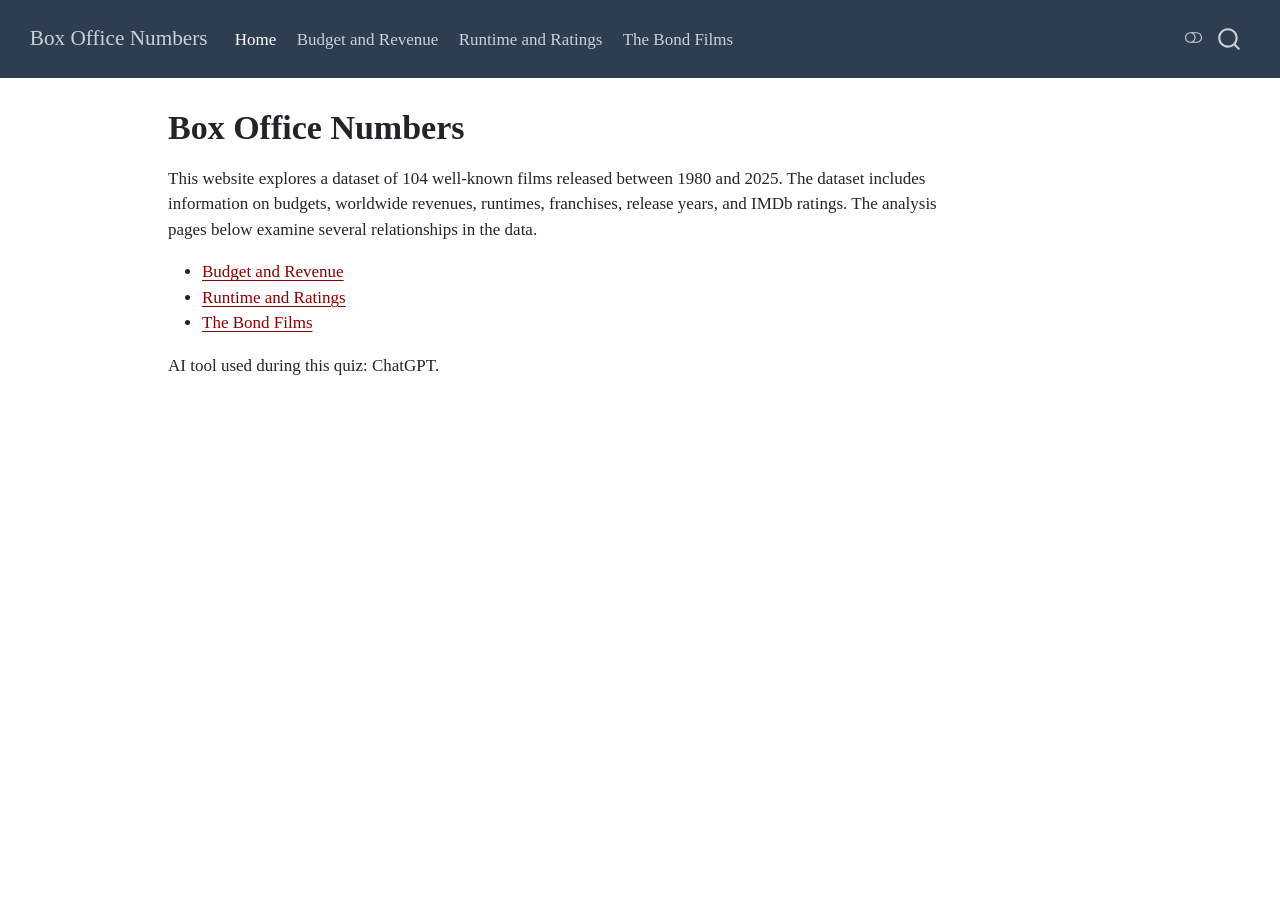
<file: index.html>
<!DOCTYPE html>
<html xmlns="http://www.w3.org/1999/xhtml" lang="en" xml:lang="en"><head>

<meta charset="utf-8">
<meta name="generator" content="quarto-1.10.19">

<meta name="viewport" content="width=device-width, initial-scale=1.0, user-scalable=yes">


<title>Box Office Numbers</title>
<style>
/* Default styles provided by pandoc.
** See https://pandoc.org/MANUAL.html#variables-for-html for config info.
*/
span.smallcaps{font-variant: small-caps;}
div.columns{display: flex; gap: 1.5em;}
div.column{flex: auto;}
@media screen {
div.columns{gap: min(4vw, 1.5em);}
div.column{overflow-x: auto;}
}
div.hanging-indent{margin-left: 1.5em; text-indent: -1.5em;}
ul.task-list{list-style: none;}
ul.task-list li input[type="checkbox"] {
  width: 0.8em;
  margin: 0 0.8em 0.2em -1em; /* quarto-specific, see https://github.com/quarto-dev/quarto-cli/issues/4556 */ 
  vertical-align: middle;
}
</style>


<script src="site_libs/quarto-nav/quarto-nav.js"></script>
<script src="site_libs/quarto-nav/headroom.min.js"></script>
<script src="site_libs/clipboard/clipboard.min.js"></script>
<script src="site_libs/quarto-search/autocomplete.umd.js"></script>
<script src="site_libs/quarto-search/fuse.min.js"></script>
<script src="site_libs/quarto-search/quarto-search.js"></script>
<meta name="quarto:offset" content="./">
<script src="site_libs/quarto-html/quarto.js" type="module"></script>
<script src="site_libs/quarto-html/tabsets/tabsets.js" type="module"></script>
<script src="site_libs/quarto-html/popper.min.js"></script>
<script src="site_libs/quarto-html/tippy.umd.min.js"></script>
<script src="site_libs/quarto-html/anchor.min.js"></script>
<link href="site_libs/quarto-html/tippy.css" rel="stylesheet">
<link href="site_libs/quarto-html/quarto-syntax-highlighting-bf27225e3a48a9273f3daa8f8e829971.css" rel="stylesheet" class="quarto-color-scheme" id="quarto-text-highlighting-styles">
<link href="site_libs/quarto-html/quarto-syntax-highlighting-dark-b626d73c4c936ccc3cb08be7d45d1df6.css" rel="stylesheet" class="quarto-color-scheme quarto-color-alternate" id="quarto-text-highlighting-styles">
<link href="site_libs/quarto-html/quarto-syntax-highlighting-bf27225e3a48a9273f3daa8f8e829971.css" rel="stylesheet" class="quarto-color-scheme-extra" id="quarto-text-highlighting-styles">
<script src="site_libs/bootstrap/bootstrap.min.js"></script>
<link href="site_libs/bootstrap/bootstrap-icons.css" rel="stylesheet">
<link href="site_libs/bootstrap/bootstrap-9d96f532d65220ca877c0304385df42f.min.css" rel="stylesheet" append-hash="true" class="quarto-color-scheme" id="quarto-bootstrap" data-mode="light">
<link href="site_libs/bootstrap/bootstrap-dark-df07115ad9f15e2ef3479c789e6873c8.min.css" rel="stylesheet" append-hash="true" class="quarto-color-scheme quarto-color-alternate" id="quarto-bootstrap" data-mode="dark">
<link href="site_libs/bootstrap/bootstrap-9d96f532d65220ca877c0304385df42f.min.css" rel="stylesheet" append-hash="true" class="quarto-color-scheme-extra" id="quarto-bootstrap" data-mode="light">
<script id="quarto-search-options" type="application/json">{
  "location": "navbar",
  "copy-button": false,
  "collapse-after": 3,
  "panel-placement": "end",
  "type": "overlay",
  "limit": 50,
  "keyboard-shortcut": [
    "f",
    "/",
    "s"
  ],
  "show-item-context": false,
  "language": {
    "search-no-results-text": "No results",
    "search-matching-documents-text": "matching documents",
    "search-copy-link-title": "Copy link to search",
    "search-hide-matches-text": "Hide additional matches",
    "search-more-match-text": "more match in this document",
    "search-more-matches-text": "more matches in this document",
    "search-clear-button-title": "Clear",
    "search-text-placeholder": "",
    "search-detached-cancel-button-title": "Cancel",
    "search-submit-button-title": "Submit",
    "search-label": "Search"
  }
}</script>


<link rel="stylesheet" href="styles.css">
</head>

<body class="nav-fixed quarto-light"><script id="quarto-html-before-body" type="application/javascript">
    const toggleBodyColorMode = (bsSheetEl) => {
      const mode = bsSheetEl.getAttribute("data-mode");
      const bodyEl = window.document.querySelector("body");
      if (mode === "dark") {
        bodyEl.classList.add("quarto-dark");
        bodyEl.classList.remove("quarto-light");
      } else {
        bodyEl.classList.add("quarto-light");
        bodyEl.classList.remove("quarto-dark");
      }
    }
    const toggleBodyColorPrimary = () => {
      const bsSheetEl = window.document.querySelector("link#quarto-bootstrap:not([rel=disabled-stylesheet])");
      if (bsSheetEl) {
        toggleBodyColorMode(bsSheetEl);
      }
    }
    const setColorSchemeToggle = (alternate) => {
      const toggles = window.document.querySelectorAll('.quarto-color-scheme-toggle');
      for (let i=0; i < toggles.length; i++) {
        const toggle = toggles[i];
        if (toggle) {
          if (alternate) {
            toggle.classList.add("alternate");
          } else {
            toggle.classList.remove("alternate");
          }
        }
      }
    };
    const toggleColorMode = (alternate) => {
      // Switch the stylesheets
      const primaryStylesheets = window.document.querySelectorAll('link.quarto-color-scheme:not(.quarto-color-alternate)');
      const alternateStylesheets = window.document.querySelectorAll('link.quarto-color-scheme.quarto-color-alternate');
      manageTransitions('#quarto-margin-sidebar .nav-link', false);
      if (alternate) {
        // note: dark is layered on light, we don't disable primary!
        enableStylesheet(alternateStylesheets);
        for (const sheetNode of alternateStylesheets) {
          if (sheetNode.id === "quarto-bootstrap") {
            toggleBodyColorMode(sheetNode);
          }
        }
      } else {
        disableStylesheet(alternateStylesheets);
        enableStylesheet(primaryStylesheets)
        toggleBodyColorPrimary();
      }
      manageTransitions('#quarto-margin-sidebar .nav-link', true);
      // Switch the toggles
      setColorSchemeToggle(alternate)
      // Hack to workaround the fact that safari doesn't
      // properly recolor the scrollbar when toggling (#1455)
      if (navigator.userAgent.indexOf('Safari') > 0 && navigator.userAgent.indexOf('Chrome') == -1) {
        manageTransitions("body", false);
        window.scrollTo(0, 1);
        setTimeout(() => {
          window.scrollTo(0, 0);
          manageTransitions("body", true);
        }, 40);
      }
    }
    const disableStylesheet = (stylesheets) => {
      for (let i=0; i < stylesheets.length; i++) {
        const stylesheet = stylesheets[i];
        stylesheet.rel = 'disabled-stylesheet';
      }
    }
    const enableStylesheet = (stylesheets) => {
      for (let i=0; i < stylesheets.length; i++) {
        const stylesheet = stylesheets[i];
        if(stylesheet.rel !== 'stylesheet') { // for Chrome, which will still FOUC without this check
          stylesheet.rel = 'stylesheet';
        }
      }
    }
    const manageTransitions = (selector, allowTransitions) => {
      const els = window.document.querySelectorAll(selector);
      for (let i=0; i < els.length; i++) {
        const el = els[i];
        if (allowTransitions) {
          el.classList.remove('notransition');
        } else {
          el.classList.add('notransition');
        }
      }
    }
    const isFileUrl = () => {
      return window.location.protocol === 'file:';
    }
    const hasAlternateSentinel = () => {
      let styleSentinel = getColorSchemeSentinel();
      if (styleSentinel !== null) {
        return styleSentinel === "alternate";
      } else {
        return false;
      }
    }
    const setStyleSentinel = (alternate) => {
      const value = alternate ? "alternate" : "default";
      if (!isFileUrl()) {
        window.localStorage.setItem("quarto-color-scheme", value);
      } else {
        localAlternateSentinel = value;
      }
    }
    const getColorSchemeSentinel = () => {
      if (!isFileUrl()) {
        const storageValue = window.localStorage.getItem("quarto-color-scheme");
        return storageValue != null ? storageValue : localAlternateSentinel;
      } else {
        return localAlternateSentinel;
      }
    }
    const toggleGiscusIfUsed = (isAlternate, darkModeDefault) => {
      const baseTheme = document.querySelector('#giscus-base-theme')?.value ?? 'light';
      const alternateTheme = document.querySelector('#giscus-alt-theme')?.value ?? 'dark';
      let newTheme = '';
      if(authorPrefersDark) {
        newTheme = isAlternate ? baseTheme : alternateTheme;
      } else {
        newTheme = isAlternate ? alternateTheme : baseTheme;
      }
      const changeGiscusTheme = () => {
        // From: https://github.com/giscus/giscus/issues/336
        const sendMessage = (message) => {
          const iframe = document.querySelector('iframe.giscus-frame');
          if (!iframe) return;
          iframe.contentWindow.postMessage({ giscus: message }, 'https://giscus.app');
        }
        sendMessage({
          setConfig: {
            theme: newTheme
          }
        });
      }
      const isGiscussLoaded = window.document.querySelector('iframe.giscus-frame') !== null;
      if (isGiscussLoaded) {
        changeGiscusTheme();
      }
    };
    const authorPrefersDark = false;
    const darkModeDefault = authorPrefersDark;
      document.querySelector('link#quarto-text-highlighting-styles.quarto-color-scheme-extra').rel = 'disabled-stylesheet';
      document.querySelector('link#quarto-bootstrap.quarto-color-scheme-extra').rel = 'disabled-stylesheet';
    let localAlternateSentinel = darkModeDefault ? 'alternate' : 'default';
    // Dark / light mode switch
    window.quartoToggleColorScheme = () => {
      // Read the current dark / light value
      let toAlternate = !hasAlternateSentinel();
      toggleColorMode(toAlternate);
      setStyleSentinel(toAlternate);
      toggleGiscusIfUsed(toAlternate, darkModeDefault);
      window.dispatchEvent(new Event('resize'));
    };
    // Switch to dark mode if need be
    if (hasAlternateSentinel()) {
      toggleColorMode(true);
    } else {
      toggleColorMode(false);
    }
  </script>

<div id="quarto-search-results"></div>
  <header id="quarto-header" class="headroom fixed-top">
    <nav class="navbar navbar-expand-lg " data-bs-theme="dark">
      <div class="navbar-container container-fluid">
      <div class="navbar-brand-container mx-auto">
    <a class="navbar-brand" href="./index.html">
    <span class="navbar-title">Box Office Numbers</span>
    </a>
  </div>
            <div id="quarto-search" class="" title="Search"></div>
          <button class="navbar-toggler" type="button" data-bs-toggle="collapse" data-bs-target="#navbarCollapse" aria-controls="navbarCollapse" role="menu" aria-expanded="false" aria-label="Toggle navigation" onclick="if (window.quartoToggleHeadroom) { window.quartoToggleHeadroom(); }">
  <span class="navbar-toggler-icon"></span>
</button>
          <div class="collapse navbar-collapse" id="navbarCollapse">
            <ul class="navbar-nav navbar-nav-scroll me-auto">
  <li class="nav-item">
    <a class="nav-link active" href="./index.html" aria-current="page"> 
<span class="menu-text">Home</span></a>
  </li>  
  <li class="nav-item">
    <a class="nav-link" href="./budget-revenue.html"> 
<span class="menu-text">Budget and Revenue</span></a>
  </li>  
  <li class="nav-item">
    <a class="nav-link" href="./runtime-rating.html"> 
<span class="menu-text">Runtime and Ratings</span></a>
  </li>  
  <li class="nav-item">
    <a class="nav-link" href="./bond.html"> 
<span class="menu-text">The Bond Films</span></a>
  </li>  
</ul>
          </div> <!-- /navcollapse -->
            <div class="quarto-navbar-tools">
  <a href="" class="quarto-color-scheme-toggle quarto-navigation-tool  px-1" onclick="window.quartoToggleColorScheme(); return false;" title="Toggle dark mode"><i class="bi"></i></a>
</div>
      </div> <!-- /container-fluid -->
    </nav>
</header>
<!-- content -->
<div id="quarto-content" class="quarto-container page-columns page-rows-contents page-layout-article page-navbar">
<!-- sidebar -->
<!-- margin-sidebar -->
    <div id="quarto-margin-sidebar" class="sidebar margin-sidebar zindex-bottom">
        
    </div>
<!-- main -->
<main class="content" id="quarto-document-content">


<header id="title-block-header" class="quarto-title-block default">
<div class="quarto-title">
<h1 class="title">Box Office Numbers</h1>
</div>



<div class="quarto-title-meta">

    
  
    
  </div>
  


</header>


<p>This website explores a dataset of 104 well-known films released between 1980 and 2025. The dataset includes information on budgets, worldwide revenues, runtimes, franchises, release years, and IMDb ratings. The analysis pages below examine several relationships in the data.</p>
<ul>
<li><a href="./budget-revenue.html">Budget and Revenue</a></li>
<li><a href="./runtime-rating.html">Runtime and Ratings</a></li>
<li><a href="./bond.html">The Bond Films</a></li>
</ul>
<p>AI tool used during this quiz: ChatGPT.</p>



</main> <!-- /main -->
<script id="quarto-html-after-body" type="application/javascript">
  window.document.addEventListener("DOMContentLoaded", function (event) {
    // Ensure there is a toggle, if there isn't float one in the top right
    if (window.document.querySelector('.quarto-color-scheme-toggle') === null) {
      const a = window.document.createElement('a');
      a.classList.add('top-right');
      a.classList.add('quarto-color-scheme-toggle');
      a.href = "";
      a.onclick = function() { try { window.quartoToggleColorScheme(); } catch {} return false; };
      const i = window.document.createElement("i");
      i.classList.add('bi');
      a.appendChild(i);
      window.document.body.appendChild(a);
    }
    setColorSchemeToggle(hasAlternateSentinel())
    const icon = "";
    const anchorJS = new window.AnchorJS();
    anchorJS.options = {
      placement: 'right',
      icon: icon
    };
    anchorJS.add('.anchored');
    const isCodeAnnotation = (el) => {
      for (const clz of el.classList) {
        if (clz.startsWith('code-annotation-')) {                     
          return true;
        }
      }
      return false;
    }
    const onCopySuccess = function(e) {
      // button target
      const button = e.trigger;
      // don't keep focus
      button.blur();
      // flash "checked"
      button.classList.add('code-copy-button-checked');
      var currentTitle = button.getAttribute("title");
      button.setAttribute("title", "Copied!");
      let tooltip;
      if (window.bootstrap) {
        button.setAttribute("data-bs-toggle", "tooltip");
        button.setAttribute("data-bs-placement", "left");
        button.setAttribute("data-bs-title", "Copied!");
        tooltip = new bootstrap.Tooltip(button, 
          { trigger: "manual", 
            customClass: "code-copy-button-tooltip",
            offset: [0, -8]});
        tooltip.show();    
      }
      setTimeout(function() {
        if (tooltip) {
          tooltip.hide();
          button.removeAttribute("data-bs-title");
          button.removeAttribute("data-bs-toggle");
          button.removeAttribute("data-bs-placement");
        }
        button.setAttribute("title", currentTitle);
        button.classList.remove('code-copy-button-checked');
      }, 1000);
      // clear code selection
      e.clearSelection();
    }
    const getTextToCopy = function(trigger) {
      const outerScaffold = trigger.parentElement.cloneNode(true);
      const codeEl = outerScaffold.querySelector('code');
      for (const childEl of codeEl.children) {
        if (isCodeAnnotation(childEl)) {
          childEl.remove();
        }
      }
      return codeEl.innerText;
    }
    const clipboard = new window.ClipboardJS('.code-copy-button:not([data-in-quarto-modal])', {
      text: getTextToCopy
    });
    clipboard.on('success', onCopySuccess);
    if (window.document.getElementById('quarto-embedded-source-code-modal')) {
      const clipboardModal = new window.ClipboardJS('.code-copy-button[data-in-quarto-modal]', {
        text: getTextToCopy,
        container: window.document.getElementById('quarto-embedded-source-code-modal')
      });
      clipboardModal.on('success', onCopySuccess);
    }
      var localhostRegex = new RegExp(/^(?:http|https):\/\/localhost\:?[0-9]*\//);
      var mailtoRegex = new RegExp(/^mailto:/);
        var filterRegex = new RegExp("https:\/\/sylviehu459\.github\.io\/datasci350-quiz02\/");
      var isInternal = (href) => {
          return filterRegex.test(href) || localhostRegex.test(href) || mailtoRegex.test(href);
      }
      // Inspect non-navigation links and adorn them if external
     var links = window.document.querySelectorAll('a[href]:not(.nav-link):not(.navbar-brand):not(.toc-action):not(.sidebar-link):not(.sidebar-item-toggle):not(.pagination-link):not(.no-external):not([aria-hidden]):not(.dropdown-item):not(.quarto-navigation-tool):not(.about-link)');
      for (var i=0; i<links.length; i++) {
        const link = links[i];
        if (!isInternal(link.href)) {
          // undo the damage that might have been done by quarto-nav.js in the case of
          // links that we want to consider external
          if (link.dataset.originalHref !== undefined) {
            link.href = link.dataset.originalHref;
          }
        }
      }
    function tippyHover(el, contentFn, onTriggerFn, onUntriggerFn) {
      const config = {
        allowHTML: true,
        maxWidth: 500,
        delay: 100,
        arrow: false,
        appendTo: function(el) {
            return el.parentElement;
        },
        interactive: true,
        interactiveBorder: 10,
        theme: 'quarto',
        placement: 'bottom-start',
      };
      if (contentFn) {
        config.content = contentFn;
      }
      if (onTriggerFn) {
        config.onTrigger = onTriggerFn;
      }
      if (onUntriggerFn) {
        config.onUntrigger = onUntriggerFn;
      }
      window.tippy(el, config); 
    }
    const noterefs = window.document.querySelectorAll('a[role="doc-noteref"]');
    for (var i=0; i<noterefs.length; i++) {
      const ref = noterefs[i];
      tippyHover(ref, function() {
        // use id or data attribute instead here
        let href = ref.getAttribute('data-footnote-href') || ref.getAttribute('href');
        try { href = new URL(href).hash; } catch {}
        const id = href.replace(/^#\/?/, "");
        const note = window.document.getElementById(id);
        if (note) {
          return note.innerHTML;
        } else {
          return "";
        }
      });
    }
    const xrefs = window.document.querySelectorAll('a.quarto-xref');
    const processXRef = (id, note) => {
      // Strip column container classes
      const stripColumnClz = (el) => {
        el.classList.remove("page-full", "page-columns");
        if (el.children) {
          for (const child of el.children) {
            stripColumnClz(child);
          }
        }
      }
      stripColumnClz(note)
      if (id === null || id.startsWith('sec-')) {
        // Special case sections, only their first couple elements
        const container = document.createElement("div");
        if (note.children && note.children.length > 2) {
          container.appendChild(note.children[0].cloneNode(true));
          for (let i = 1; i < note.children.length; i++) {
            const child = note.children[i];
            if (child.tagName === "P" && child.innerText === "") {
              continue;
            } else {
              container.appendChild(child.cloneNode(true));
              break;
            }
          }
          if (window.Quarto?.typesetMath) {
            window.Quarto.typesetMath(container);
          }
          return container.innerHTML
        } else {
          if (window.Quarto?.typesetMath) {
            window.Quarto.typesetMath(note);
          }
          return note.innerHTML;
        }
      } else {
        // Remove any anchor links if they are present
        const anchorLink = note.querySelector('a.anchorjs-link');
        if (anchorLink) {
          anchorLink.remove();
        }
        if (window.Quarto?.typesetMath) {
          window.Quarto.typesetMath(note);
        }
        if (note.classList.contains("callout")) {
          return note.outerHTML;
        } else {
          return note.innerHTML;
        }
      }
    }
    for (var i=0; i<xrefs.length; i++) {
      const xref = xrefs[i];
      tippyHover(xref, undefined, function(instance) {
        instance.disable();
        let url = xref.getAttribute('href');
        let hash = undefined; 
        if (url.startsWith('#')) {
          hash = url;
        } else {
          try { hash = new URL(url).hash; } catch {}
        }
        if (hash) {
          const id = hash.replace(/^#\/?/, "");
          const note = window.document.getElementById(id);
          if (note !== null) {
            try {
              const html = processXRef(id, note.cloneNode(true));
              instance.setContent(html);
            } finally {
              instance.enable();
              instance.show();
            }
          } else {
            // See if we can fetch this
            fetch(url.split('#')[0])
            .then(res => res.text())
            .then(html => {
              const parser = new DOMParser();
              const htmlDoc = parser.parseFromString(html, "text/html");
              const note = htmlDoc.getElementById(id);
              if (note !== null) {
                const html = processXRef(id, note);
                instance.setContent(html);
              } 
            }).finally(() => {
              instance.enable();
              instance.show();
            });
          }
        } else {
          // See if we can fetch a full url (with no hash to target)
          // This is a special case and we should probably do some content thinning / targeting
          fetch(url)
          .then(res => res.text())
          .then(html => {
            const parser = new DOMParser();
            const htmlDoc = parser.parseFromString(html, "text/html");
            const note = htmlDoc.querySelector('main.content');
            if (note !== null) {
              // This should only happen for chapter cross references
              // (since there is no id in the URL)
              // remove the first header
              if (note.children.length > 0 && note.children[0].tagName === "HEADER") {
                note.children[0].remove();
              }
              const html = processXRef(null, note);
              instance.setContent(html);
            } 
          }).finally(() => {
            instance.enable();
            instance.show();
          });
        }
      }, function(instance) {
      });
    }
        let selectedAnnoteEl;
        const selectorForAnnotation = ( cell, annotation) => {
          let cellAttr = 'data-code-cell="' + cell + '"';
          let lineAttr = 'data-code-annotation="' +  annotation + '"';
          const selector = 'span[' + cellAttr + '][' + lineAttr + ']';
          return selector;
        }
        const selectCodeLines = (annoteEl) => {
          const doc = window.document;
          const targetCell = annoteEl.getAttribute("data-target-cell");
          const targetAnnotation = annoteEl.getAttribute("data-target-annotation");
          const annoteSpan = window.document.querySelector(selectorForAnnotation(targetCell, targetAnnotation));
          const lines = annoteSpan.getAttribute("data-code-lines").split(",");
          const lineIds = lines.map((line) => {
            return targetCell + "-" + line;
          })
          let top = null;
          let height = null;
          let parent = null;
          if (lineIds.length > 0) {
              //compute the position of the single el (top and bottom and make a div)
              const el = window.document.getElementById(lineIds[0]);
              top = el.offsetTop;
              height = el.offsetHeight;
              parent = el.parentElement.parentElement;
            if (lineIds.length > 1) {
              const lastEl = window.document.getElementById(lineIds[lineIds.length - 1]);
              const bottom = lastEl.offsetTop + lastEl.offsetHeight;
              height = bottom - top;
            }
            if (top !== null && height !== null && parent !== null) {
              // cook up a div (if necessary) and position it 
              let div = window.document.getElementById("code-annotation-line-highlight");
              if (div === null) {
                div = window.document.createElement("div");
                div.setAttribute("id", "code-annotation-line-highlight");
                div.style.position = 'absolute';
                parent.appendChild(div);
              }
              div.style.top = top - 2 + "px";
              div.style.height = height + 4 + "px";
              div.style.left = 0;
              let gutterDiv = window.document.getElementById("code-annotation-line-highlight-gutter");
              if (gutterDiv === null) {
                gutterDiv = window.document.createElement("div");
                gutterDiv.setAttribute("id", "code-annotation-line-highlight-gutter");
                gutterDiv.style.position = 'absolute';
                const codeCell = window.document.getElementById(targetCell);
                const gutter = codeCell.querySelector('.code-annotation-gutter');
                gutter.appendChild(gutterDiv);
              }
              gutterDiv.style.top = top - 2 + "px";
              gutterDiv.style.height = height + 4 + "px";
            }
            selectedAnnoteEl = annoteEl;
          }
        };
        const unselectCodeLines = () => {
          const elementsIds = ["code-annotation-line-highlight", "code-annotation-line-highlight-gutter"];
          elementsIds.forEach((elId) => {
            const div = window.document.getElementById(elId);
            if (div) {
              div.remove();
            }
          });
          selectedAnnoteEl = undefined;
        };
          // Handle positioning of the toggle
      window.addEventListener(
        "resize",
        throttle(() => {
          elRect = undefined;
          if (selectedAnnoteEl) {
            selectCodeLines(selectedAnnoteEl);
          }
        }, 10)
      );
      function throttle(fn, ms) {
      let throttle = false;
      let timer;
        return (...args) => {
          if(!throttle) { // first call gets through
              fn.apply(this, args);
              throttle = true;
          } else { // all the others get throttled
              if(timer) clearTimeout(timer); // cancel #2
              timer = setTimeout(() => {
                fn.apply(this, args);
                timer = throttle = false;
              }, ms);
          }
        };
      }
        // Attach click handler to the DT
        const annoteDls = window.document.querySelectorAll('dt[data-target-cell]');
        for (const annoteDlNode of annoteDls) {
          annoteDlNode.addEventListener('click', (event) => {
            const clickedEl = event.target;
            if (clickedEl !== selectedAnnoteEl) {
              unselectCodeLines();
              const activeEl = window.document.querySelector('dt[data-target-cell].code-annotation-active');
              if (activeEl) {
                activeEl.classList.remove('code-annotation-active');
              }
              selectCodeLines(clickedEl);
              clickedEl.classList.add('code-annotation-active');
            } else {
              // Unselect the line
              unselectCodeLines();
              clickedEl.classList.remove('code-annotation-active');
            }
          });
        }
    const findCites = (el) => {
      const parentEl = el.parentElement;
      if (parentEl) {
        const cites = parentEl.dataset.cites;
        if (cites) {
          return {
            el,
            cites: cites.split(' ')
          };
        } else {
          return findCites(el.parentElement)
        }
      } else {
        return undefined;
      }
    };
    var bibliorefs = window.document.querySelectorAll('a[role="doc-biblioref"]');
    for (var i=0; i<bibliorefs.length; i++) {
      const ref = bibliorefs[i];
      const citeInfo = findCites(ref);
      if (citeInfo) {
        tippyHover(citeInfo.el, function() {
          var popup = window.document.createElement('div');
          citeInfo.cites.forEach(function(cite) {
            var citeDiv = window.document.createElement('div');
            citeDiv.classList.add('hanging-indent');
            citeDiv.classList.add('csl-entry');
            var biblioDiv = window.document.getElementById('ref-' + cite);
            if (biblioDiv) {
              citeDiv.innerHTML = biblioDiv.innerHTML;
            }
            popup.appendChild(citeDiv);
          });
          return popup.innerHTML;
        });
      }
    }
  });
  </script>
</div> <!-- /content -->




</body></html>
</file>
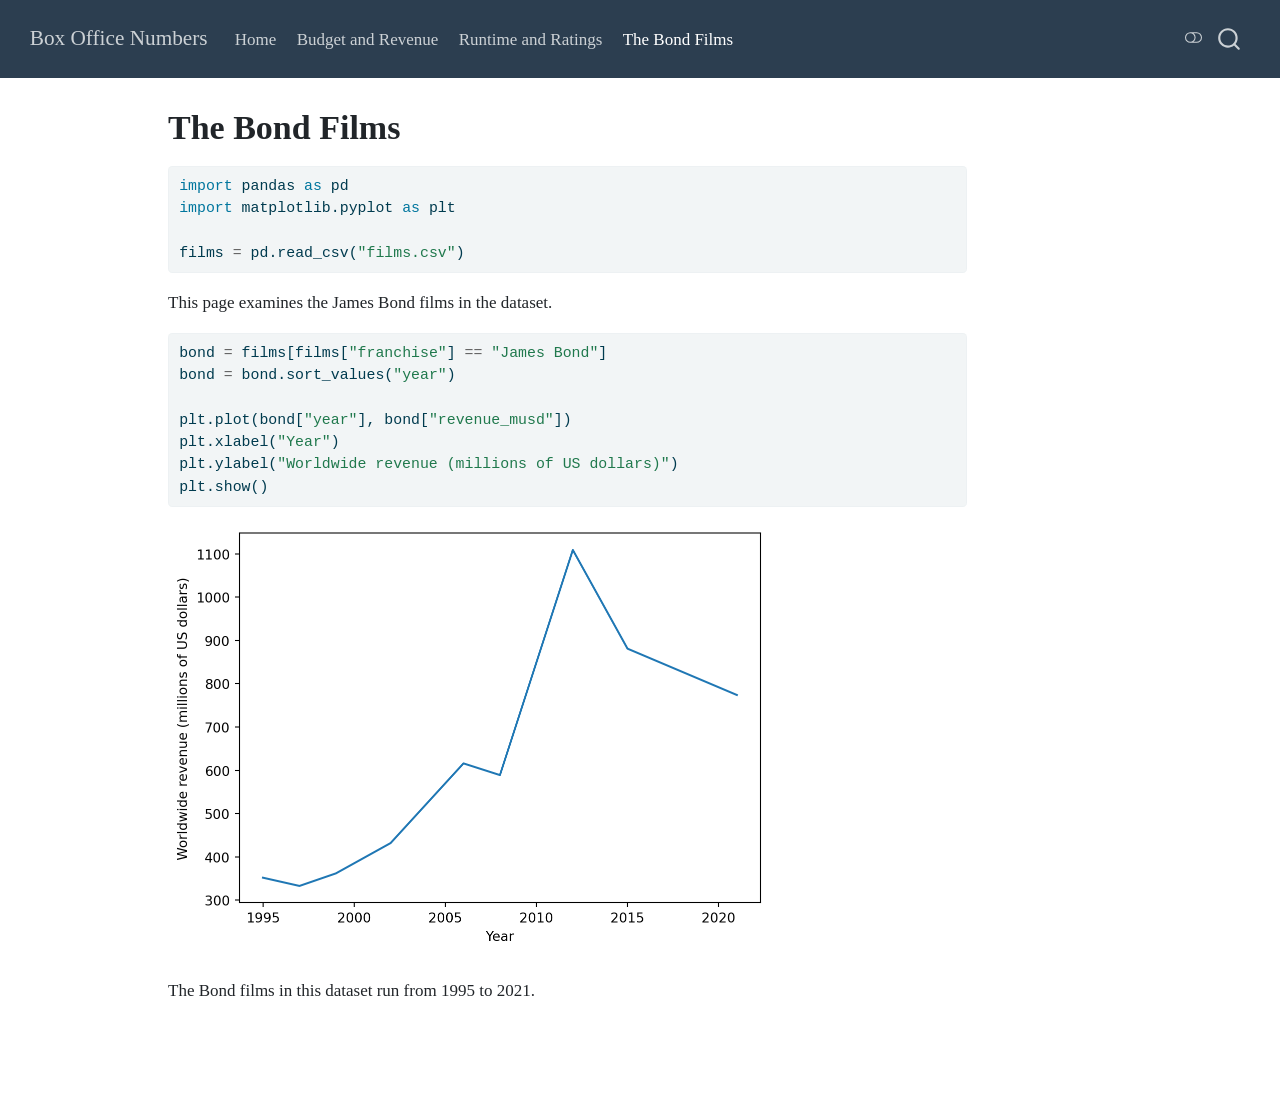
<file: bond.html>
<!DOCTYPE html>
<html xmlns="http://www.w3.org/1999/xhtml" lang="en" xml:lang="en"><head>

<meta charset="utf-8">
<meta name="generator" content="quarto-1.10.19">

<meta name="viewport" content="width=device-width, initial-scale=1.0, user-scalable=yes">


<title>The Bond Films – Box Office Numbers</title>
<style>
/* Default styles provided by pandoc.
** See https://pandoc.org/MANUAL.html#variables-for-html for config info.
*/
span.smallcaps{font-variant: small-caps;}
div.columns{display: flex; gap: 1.5em;}
div.column{flex: auto;}
@media screen {
div.columns{gap: min(4vw, 1.5em);}
div.column{overflow-x: auto;}
}
div.hanging-indent{margin-left: 1.5em; text-indent: -1.5em;}
ul.task-list{list-style: none;}
ul.task-list li input[type="checkbox"] {
  width: 0.8em;
  margin: 0 0.8em 0.2em -1em; /* quarto-specific, see https://github.com/quarto-dev/quarto-cli/issues/4556 */ 
  vertical-align: middle;
}
/* CSS for syntax highlighting */
html { -webkit-text-size-adjust: 100%; }
pre > code.sourceCode { white-space: pre; position: relative; }
pre > code.sourceCode > span { display: inline-block; line-height: 1.25; }
pre > code.sourceCode > span:empty { height: 1.2em; }
.sourceCode { overflow: visible; }
code.sourceCode > span { color: inherit; text-decoration: inherit; }
div.sourceCode { margin: 1em 0; }
pre.sourceCode { margin: 0; }
@media screen {
div.sourceCode { overflow: auto; }
}
@media print {
pre > code.sourceCode { white-space: pre-wrap; }
pre > code.sourceCode > span { text-indent: -5em; padding-left: 5em; }
}
pre.numberSource code
  { counter-reset: source-line 0; }
pre.numberSource code > span
  { position: relative; left: -4em; counter-increment: source-line; }
pre.numberSource code > span > a:first-child::before
  { content: counter(source-line);
    position: relative; left: -1em; text-align: right; vertical-align: baseline;
    border: none; display: inline-block;
    -webkit-touch-callout: none; -webkit-user-select: none;
    -khtml-user-select: none; -moz-user-select: none;
    -ms-user-select: none; user-select: none;
    padding: 0 4px; width: 4em;
  }
pre.numberSource { margin-left: 3em;  padding-left: 4px; }
div.sourceCode
  {   }
@media screen {
pre > code.sourceCode > span > a:first-child::before { text-decoration: underline; }
}
</style>


<script src="site_libs/quarto-nav/quarto-nav.js"></script>
<script src="site_libs/quarto-nav/headroom.min.js"></script>
<script src="site_libs/clipboard/clipboard.min.js"></script>
<script src="site_libs/quarto-search/autocomplete.umd.js"></script>
<script src="site_libs/quarto-search/fuse.min.js"></script>
<script src="site_libs/quarto-search/quarto-search.js"></script>
<meta name="quarto:offset" content="./">
<script src="site_libs/quarto-html/quarto.js" type="module"></script>
<script src="site_libs/quarto-html/tabsets/tabsets.js" type="module"></script>
<script src="site_libs/quarto-html/popper.min.js"></script>
<script src="site_libs/quarto-html/tippy.umd.min.js"></script>
<script src="site_libs/quarto-html/anchor.min.js"></script>
<link href="site_libs/quarto-html/tippy.css" rel="stylesheet">
<link href="site_libs/quarto-html/quarto-syntax-highlighting-bf27225e3a48a9273f3daa8f8e829971.css" rel="stylesheet" class="quarto-color-scheme" id="quarto-text-highlighting-styles">
<link href="site_libs/quarto-html/quarto-syntax-highlighting-dark-b626d73c4c936ccc3cb08be7d45d1df6.css" rel="stylesheet" class="quarto-color-scheme quarto-color-alternate" id="quarto-text-highlighting-styles">
<link href="site_libs/quarto-html/quarto-syntax-highlighting-bf27225e3a48a9273f3daa8f8e829971.css" rel="stylesheet" class="quarto-color-scheme-extra" id="quarto-text-highlighting-styles">
<script src="site_libs/bootstrap/bootstrap.min.js"></script>
<link href="site_libs/bootstrap/bootstrap-icons.css" rel="stylesheet">
<link href="site_libs/bootstrap/bootstrap-9d96f532d65220ca877c0304385df42f.min.css" rel="stylesheet" append-hash="true" class="quarto-color-scheme" id="quarto-bootstrap" data-mode="light">
<link href="site_libs/bootstrap/bootstrap-dark-df07115ad9f15e2ef3479c789e6873c8.min.css" rel="stylesheet" append-hash="true" class="quarto-color-scheme quarto-color-alternate" id="quarto-bootstrap" data-mode="dark">
<link href="site_libs/bootstrap/bootstrap-9d96f532d65220ca877c0304385df42f.min.css" rel="stylesheet" append-hash="true" class="quarto-color-scheme-extra" id="quarto-bootstrap" data-mode="light">
<script id="quarto-search-options" type="application/json">{
  "location": "navbar",
  "copy-button": false,
  "collapse-after": 3,
  "panel-placement": "end",
  "type": "overlay",
  "limit": 50,
  "keyboard-shortcut": [
    "f",
    "/",
    "s"
  ],
  "show-item-context": false,
  "language": {
    "search-no-results-text": "No results",
    "search-matching-documents-text": "matching documents",
    "search-copy-link-title": "Copy link to search",
    "search-hide-matches-text": "Hide additional matches",
    "search-more-match-text": "more match in this document",
    "search-more-matches-text": "more matches in this document",
    "search-clear-button-title": "Clear",
    "search-text-placeholder": "",
    "search-detached-cancel-button-title": "Cancel",
    "search-submit-button-title": "Submit",
    "search-label": "Search"
  }
}</script>


<link rel="stylesheet" href="styles.css">
</head>

<body class="nav-fixed quarto-light"><script id="quarto-html-before-body" type="application/javascript">
    const toggleBodyColorMode = (bsSheetEl) => {
      const mode = bsSheetEl.getAttribute("data-mode");
      const bodyEl = window.document.querySelector("body");
      if (mode === "dark") {
        bodyEl.classList.add("quarto-dark");
        bodyEl.classList.remove("quarto-light");
      } else {
        bodyEl.classList.add("quarto-light");
        bodyEl.classList.remove("quarto-dark");
      }
    }
    const toggleBodyColorPrimary = () => {
      const bsSheetEl = window.document.querySelector("link#quarto-bootstrap:not([rel=disabled-stylesheet])");
      if (bsSheetEl) {
        toggleBodyColorMode(bsSheetEl);
      }
    }
    const setColorSchemeToggle = (alternate) => {
      const toggles = window.document.querySelectorAll('.quarto-color-scheme-toggle');
      for (let i=0; i < toggles.length; i++) {
        const toggle = toggles[i];
        if (toggle) {
          if (alternate) {
            toggle.classList.add("alternate");
          } else {
            toggle.classList.remove("alternate");
          }
        }
      }
    };
    const toggleColorMode = (alternate) => {
      // Switch the stylesheets
      const primaryStylesheets = window.document.querySelectorAll('link.quarto-color-scheme:not(.quarto-color-alternate)');
      const alternateStylesheets = window.document.querySelectorAll('link.quarto-color-scheme.quarto-color-alternate');
      manageTransitions('#quarto-margin-sidebar .nav-link', false);
      if (alternate) {
        // note: dark is layered on light, we don't disable primary!
        enableStylesheet(alternateStylesheets);
        for (const sheetNode of alternateStylesheets) {
          if (sheetNode.id === "quarto-bootstrap") {
            toggleBodyColorMode(sheetNode);
          }
        }
      } else {
        disableStylesheet(alternateStylesheets);
        enableStylesheet(primaryStylesheets)
        toggleBodyColorPrimary();
      }
      manageTransitions('#quarto-margin-sidebar .nav-link', true);
      // Switch the toggles
      setColorSchemeToggle(alternate)
      // Hack to workaround the fact that safari doesn't
      // properly recolor the scrollbar when toggling (#1455)
      if (navigator.userAgent.indexOf('Safari') > 0 && navigator.userAgent.indexOf('Chrome') == -1) {
        manageTransitions("body", false);
        window.scrollTo(0, 1);
        setTimeout(() => {
          window.scrollTo(0, 0);
          manageTransitions("body", true);
        }, 40);
      }
    }
    const disableStylesheet = (stylesheets) => {
      for (let i=0; i < stylesheets.length; i++) {
        const stylesheet = stylesheets[i];
        stylesheet.rel = 'disabled-stylesheet';
      }
    }
    const enableStylesheet = (stylesheets) => {
      for (let i=0; i < stylesheets.length; i++) {
        const stylesheet = stylesheets[i];
        if(stylesheet.rel !== 'stylesheet') { // for Chrome, which will still FOUC without this check
          stylesheet.rel = 'stylesheet';
        }
      }
    }
    const manageTransitions = (selector, allowTransitions) => {
      const els = window.document.querySelectorAll(selector);
      for (let i=0; i < els.length; i++) {
        const el = els[i];
        if (allowTransitions) {
          el.classList.remove('notransition');
        } else {
          el.classList.add('notransition');
        }
      }
    }
    const isFileUrl = () => {
      return window.location.protocol === 'file:';
    }
    const hasAlternateSentinel = () => {
      let styleSentinel = getColorSchemeSentinel();
      if (styleSentinel !== null) {
        return styleSentinel === "alternate";
      } else {
        return false;
      }
    }
    const setStyleSentinel = (alternate) => {
      const value = alternate ? "alternate" : "default";
      if (!isFileUrl()) {
        window.localStorage.setItem("quarto-color-scheme", value);
      } else {
        localAlternateSentinel = value;
      }
    }
    const getColorSchemeSentinel = () => {
      if (!isFileUrl()) {
        const storageValue = window.localStorage.getItem("quarto-color-scheme");
        return storageValue != null ? storageValue : localAlternateSentinel;
      } else {
        return localAlternateSentinel;
      }
    }
    const toggleGiscusIfUsed = (isAlternate, darkModeDefault) => {
      const baseTheme = document.querySelector('#giscus-base-theme')?.value ?? 'light';
      const alternateTheme = document.querySelector('#giscus-alt-theme')?.value ?? 'dark';
      let newTheme = '';
      if(authorPrefersDark) {
        newTheme = isAlternate ? baseTheme : alternateTheme;
      } else {
        newTheme = isAlternate ? alternateTheme : baseTheme;
      }
      const changeGiscusTheme = () => {
        // From: https://github.com/giscus/giscus/issues/336
        const sendMessage = (message) => {
          const iframe = document.querySelector('iframe.giscus-frame');
          if (!iframe) return;
          iframe.contentWindow.postMessage({ giscus: message }, 'https://giscus.app');
        }
        sendMessage({
          setConfig: {
            theme: newTheme
          }
        });
      }
      const isGiscussLoaded = window.document.querySelector('iframe.giscus-frame') !== null;
      if (isGiscussLoaded) {
        changeGiscusTheme();
      }
    };
    const authorPrefersDark = false;
    const darkModeDefault = authorPrefersDark;
      document.querySelector('link#quarto-text-highlighting-styles.quarto-color-scheme-extra').rel = 'disabled-stylesheet';
      document.querySelector('link#quarto-bootstrap.quarto-color-scheme-extra').rel = 'disabled-stylesheet';
    let localAlternateSentinel = darkModeDefault ? 'alternate' : 'default';
    // Dark / light mode switch
    window.quartoToggleColorScheme = () => {
      // Read the current dark / light value
      let toAlternate = !hasAlternateSentinel();
      toggleColorMode(toAlternate);
      setStyleSentinel(toAlternate);
      toggleGiscusIfUsed(toAlternate, darkModeDefault);
      window.dispatchEvent(new Event('resize'));
    };
    // Switch to dark mode if need be
    if (hasAlternateSentinel()) {
      toggleColorMode(true);
    } else {
      toggleColorMode(false);
    }
  </script>

<div id="quarto-search-results"></div>
  <header id="quarto-header" class="headroom fixed-top">
    <nav class="navbar navbar-expand-lg " data-bs-theme="dark">
      <div class="navbar-container container-fluid">
      <div class="navbar-brand-container mx-auto">
    <a class="navbar-brand" href="./index.html">
    <span class="navbar-title">Box Office Numbers</span>
    </a>
  </div>
            <div id="quarto-search" class="" title="Search"></div>
          <button class="navbar-toggler" type="button" data-bs-toggle="collapse" data-bs-target="#navbarCollapse" aria-controls="navbarCollapse" role="menu" aria-expanded="false" aria-label="Toggle navigation" onclick="if (window.quartoToggleHeadroom) { window.quartoToggleHeadroom(); }">
  <span class="navbar-toggler-icon"></span>
</button>
          <div class="collapse navbar-collapse" id="navbarCollapse">
            <ul class="navbar-nav navbar-nav-scroll me-auto">
  <li class="nav-item">
    <a class="nav-link" href="./index.html"> 
<span class="menu-text">Home</span></a>
  </li>  
  <li class="nav-item">
    <a class="nav-link" href="./budget-revenue.html"> 
<span class="menu-text">Budget and Revenue</span></a>
  </li>  
  <li class="nav-item">
    <a class="nav-link" href="./runtime-rating.html"> 
<span class="menu-text">Runtime and Ratings</span></a>
  </li>  
  <li class="nav-item">
    <a class="nav-link active" href="./bond.html" aria-current="page"> 
<span class="menu-text">The Bond Films</span></a>
  </li>  
</ul>
          </div> <!-- /navcollapse -->
            <div class="quarto-navbar-tools">
  <a href="" class="quarto-color-scheme-toggle quarto-navigation-tool  px-1" onclick="window.quartoToggleColorScheme(); return false;" title="Toggle dark mode"><i class="bi"></i></a>
</div>
      </div> <!-- /container-fluid -->
    </nav>
</header>
<!-- content -->
<div id="quarto-content" class="quarto-container page-columns page-rows-contents page-layout-article page-navbar">
<!-- sidebar -->
<!-- margin-sidebar -->
    <div id="quarto-margin-sidebar" class="sidebar margin-sidebar zindex-bottom">
        
    </div>
<!-- main -->
<main class="content" id="quarto-document-content">


<header id="title-block-header" class="quarto-title-block default">
<div class="quarto-title">
<h1 class="title">The Bond Films</h1>
</div>



<div class="quarto-title-meta">

    
  
    
  </div>
  


</header>


<div id="58837329" class="cell" data-execution_count="1">
<div class="code-copy-outer-scaffold"><div class="sourceCode cell-code" id="cb1"><pre class="sourceCode python code-with-copy"><code class="sourceCode python"><span id="cb1-1"><a href="#cb1-1" aria-hidden="true" tabindex="-1"></a><span class="im">import</span> pandas <span class="im">as</span> pd</span>
<span id="cb1-2"><a href="#cb1-2" aria-hidden="true" tabindex="-1"></a><span class="im">import</span> matplotlib.pyplot <span class="im">as</span> plt</span>
<span id="cb1-3"><a href="#cb1-3" aria-hidden="true" tabindex="-1"></a></span>
<span id="cb1-4"><a href="#cb1-4" aria-hidden="true" tabindex="-1"></a>films <span class="op">=</span> pd.read_csv(<span class="st">"films.csv"</span>)</span></code></pre></div><button title="Copy to Clipboard" class="code-copy-button"><i class="bi"></i></button></div>
</div>
<p>This page examines the James Bond films in the dataset.</p>
<div id="0bf21299" class="cell" data-execution_count="2">
<div class="code-copy-outer-scaffold"><div class="sourceCode cell-code" id="cb2"><pre class="sourceCode python code-with-copy"><code class="sourceCode python"><span id="cb2-1"><a href="#cb2-1" aria-hidden="true" tabindex="-1"></a>bond <span class="op">=</span> films[films[<span class="st">"franchise"</span>] <span class="op">==</span> <span class="st">"James Bond"</span>]</span>
<span id="cb2-2"><a href="#cb2-2" aria-hidden="true" tabindex="-1"></a>bond <span class="op">=</span> bond.sort_values(<span class="st">"year"</span>)</span>
<span id="cb2-3"><a href="#cb2-3" aria-hidden="true" tabindex="-1"></a></span>
<span id="cb2-4"><a href="#cb2-4" aria-hidden="true" tabindex="-1"></a>plt.plot(bond[<span class="st">"year"</span>], bond[<span class="st">"revenue_musd"</span>])</span>
<span id="cb2-5"><a href="#cb2-5" aria-hidden="true" tabindex="-1"></a>plt.xlabel(<span class="st">"Year"</span>)</span>
<span id="cb2-6"><a href="#cb2-6" aria-hidden="true" tabindex="-1"></a>plt.ylabel(<span class="st">"Worldwide revenue (millions of US dollars)"</span>)</span>
<span id="cb2-7"><a href="#cb2-7" aria-hidden="true" tabindex="-1"></a>plt.show()</span></code></pre></div><button title="Copy to Clipboard" class="code-copy-button"><i class="bi"></i></button></div>
<div class="cell-output cell-output-display">
<div>
<figure class="figure">
<p><img src="bond_files/figure-html/cell-3-output-1.png" width="602" height="429" class="figure-img"></p>
</figure>
</div>
</div>
</div>
<p>The Bond films in this dataset run from 1995 to 2021.</p>



</main> <!-- /main -->
<script id="quarto-html-after-body" type="application/javascript">
  window.document.addEventListener("DOMContentLoaded", function (event) {
    // Ensure there is a toggle, if there isn't float one in the top right
    if (window.document.querySelector('.quarto-color-scheme-toggle') === null) {
      const a = window.document.createElement('a');
      a.classList.add('top-right');
      a.classList.add('quarto-color-scheme-toggle');
      a.href = "";
      a.onclick = function() { try { window.quartoToggleColorScheme(); } catch {} return false; };
      const i = window.document.createElement("i");
      i.classList.add('bi');
      a.appendChild(i);
      window.document.body.appendChild(a);
    }
    setColorSchemeToggle(hasAlternateSentinel())
    const icon = "";
    const anchorJS = new window.AnchorJS();
    anchorJS.options = {
      placement: 'right',
      icon: icon
    };
    anchorJS.add('.anchored');
    const isCodeAnnotation = (el) => {
      for (const clz of el.classList) {
        if (clz.startsWith('code-annotation-')) {                     
          return true;
        }
      }
      return false;
    }
    const onCopySuccess = function(e) {
      // button target
      const button = e.trigger;
      // don't keep focus
      button.blur();
      // flash "checked"
      button.classList.add('code-copy-button-checked');
      var currentTitle = button.getAttribute("title");
      button.setAttribute("title", "Copied!");
      let tooltip;
      if (window.bootstrap) {
        button.setAttribute("data-bs-toggle", "tooltip");
        button.setAttribute("data-bs-placement", "left");
        button.setAttribute("data-bs-title", "Copied!");
        tooltip = new bootstrap.Tooltip(button, 
          { trigger: "manual", 
            customClass: "code-copy-button-tooltip",
            offset: [0, -8]});
        tooltip.show();    
      }
      setTimeout(function() {
        if (tooltip) {
          tooltip.hide();
          button.removeAttribute("data-bs-title");
          button.removeAttribute("data-bs-toggle");
          button.removeAttribute("data-bs-placement");
        }
        button.setAttribute("title", currentTitle);
        button.classList.remove('code-copy-button-checked');
      }, 1000);
      // clear code selection
      e.clearSelection();
    }
    const getTextToCopy = function(trigger) {
      const outerScaffold = trigger.parentElement.cloneNode(true);
      const codeEl = outerScaffold.querySelector('code');
      for (const childEl of codeEl.children) {
        if (isCodeAnnotation(childEl)) {
          childEl.remove();
        }
      }
      return codeEl.innerText;
    }
    const clipboard = new window.ClipboardJS('.code-copy-button:not([data-in-quarto-modal])', {
      text: getTextToCopy
    });
    clipboard.on('success', onCopySuccess);
    if (window.document.getElementById('quarto-embedded-source-code-modal')) {
      const clipboardModal = new window.ClipboardJS('.code-copy-button[data-in-quarto-modal]', {
        text: getTextToCopy,
        container: window.document.getElementById('quarto-embedded-source-code-modal')
      });
      clipboardModal.on('success', onCopySuccess);
    }
      var localhostRegex = new RegExp(/^(?:http|https):\/\/localhost\:?[0-9]*\//);
      var mailtoRegex = new RegExp(/^mailto:/);
        var filterRegex = new RegExp("https:\/\/sylviehu459\.github\.io\/datasci350-quiz02\/");
      var isInternal = (href) => {
          return filterRegex.test(href) || localhostRegex.test(href) || mailtoRegex.test(href);
      }
      // Inspect non-navigation links and adorn them if external
     var links = window.document.querySelectorAll('a[href]:not(.nav-link):not(.navbar-brand):not(.toc-action):not(.sidebar-link):not(.sidebar-item-toggle):not(.pagination-link):not(.no-external):not([aria-hidden]):not(.dropdown-item):not(.quarto-navigation-tool):not(.about-link)');
      for (var i=0; i<links.length; i++) {
        const link = links[i];
        if (!isInternal(link.href)) {
          // undo the damage that might have been done by quarto-nav.js in the case of
          // links that we want to consider external
          if (link.dataset.originalHref !== undefined) {
            link.href = link.dataset.originalHref;
          }
        }
      }
    function tippyHover(el, contentFn, onTriggerFn, onUntriggerFn) {
      const config = {
        allowHTML: true,
        maxWidth: 500,
        delay: 100,
        arrow: false,
        appendTo: function(el) {
            return el.parentElement;
        },
        interactive: true,
        interactiveBorder: 10,
        theme: 'quarto',
        placement: 'bottom-start',
      };
      if (contentFn) {
        config.content = contentFn;
      }
      if (onTriggerFn) {
        config.onTrigger = onTriggerFn;
      }
      if (onUntriggerFn) {
        config.onUntrigger = onUntriggerFn;
      }
      window.tippy(el, config); 
    }
    const noterefs = window.document.querySelectorAll('a[role="doc-noteref"]');
    for (var i=0; i<noterefs.length; i++) {
      const ref = noterefs[i];
      tippyHover(ref, function() {
        // use id or data attribute instead here
        let href = ref.getAttribute('data-footnote-href') || ref.getAttribute('href');
        try { href = new URL(href).hash; } catch {}
        const id = href.replace(/^#\/?/, "");
        const note = window.document.getElementById(id);
        if (note) {
          return note.innerHTML;
        } else {
          return "";
        }
      });
    }
    const xrefs = window.document.querySelectorAll('a.quarto-xref');
    const processXRef = (id, note) => {
      // Strip column container classes
      const stripColumnClz = (el) => {
        el.classList.remove("page-full", "page-columns");
        if (el.children) {
          for (const child of el.children) {
            stripColumnClz(child);
          }
        }
      }
      stripColumnClz(note)
      if (id === null || id.startsWith('sec-')) {
        // Special case sections, only their first couple elements
        const container = document.createElement("div");
        if (note.children && note.children.length > 2) {
          container.appendChild(note.children[0].cloneNode(true));
          for (let i = 1; i < note.children.length; i++) {
            const child = note.children[i];
            if (child.tagName === "P" && child.innerText === "") {
              continue;
            } else {
              container.appendChild(child.cloneNode(true));
              break;
            }
          }
          if (window.Quarto?.typesetMath) {
            window.Quarto.typesetMath(container);
          }
          return container.innerHTML
        } else {
          if (window.Quarto?.typesetMath) {
            window.Quarto.typesetMath(note);
          }
          return note.innerHTML;
        }
      } else {
        // Remove any anchor links if they are present
        const anchorLink = note.querySelector('a.anchorjs-link');
        if (anchorLink) {
          anchorLink.remove();
        }
        if (window.Quarto?.typesetMath) {
          window.Quarto.typesetMath(note);
        }
        if (note.classList.contains("callout")) {
          return note.outerHTML;
        } else {
          return note.innerHTML;
        }
      }
    }
    for (var i=0; i<xrefs.length; i++) {
      const xref = xrefs[i];
      tippyHover(xref, undefined, function(instance) {
        instance.disable();
        let url = xref.getAttribute('href');
        let hash = undefined; 
        if (url.startsWith('#')) {
          hash = url;
        } else {
          try { hash = new URL(url).hash; } catch {}
        }
        if (hash) {
          const id = hash.replace(/^#\/?/, "");
          const note = window.document.getElementById(id);
          if (note !== null) {
            try {
              const html = processXRef(id, note.cloneNode(true));
              instance.setContent(html);
            } finally {
              instance.enable();
              instance.show();
            }
          } else {
            // See if we can fetch this
            fetch(url.split('#')[0])
            .then(res => res.text())
            .then(html => {
              const parser = new DOMParser();
              const htmlDoc = parser.parseFromString(html, "text/html");
              const note = htmlDoc.getElementById(id);
              if (note !== null) {
                const html = processXRef(id, note);
                instance.setContent(html);
              } 
            }).finally(() => {
              instance.enable();
              instance.show();
            });
          }
        } else {
          // See if we can fetch a full url (with no hash to target)
          // This is a special case and we should probably do some content thinning / targeting
          fetch(url)
          .then(res => res.text())
          .then(html => {
            const parser = new DOMParser();
            const htmlDoc = parser.parseFromString(html, "text/html");
            const note = htmlDoc.querySelector('main.content');
            if (note !== null) {
              // This should only happen for chapter cross references
              // (since there is no id in the URL)
              // remove the first header
              if (note.children.length > 0 && note.children[0].tagName === "HEADER") {
                note.children[0].remove();
              }
              const html = processXRef(null, note);
              instance.setContent(html);
            } 
          }).finally(() => {
            instance.enable();
            instance.show();
          });
        }
      }, function(instance) {
      });
    }
        let selectedAnnoteEl;
        const selectorForAnnotation = ( cell, annotation) => {
          let cellAttr = 'data-code-cell="' + cell + '"';
          let lineAttr = 'data-code-annotation="' +  annotation + '"';
          const selector = 'span[' + cellAttr + '][' + lineAttr + ']';
          return selector;
        }
        const selectCodeLines = (annoteEl) => {
          const doc = window.document;
          const targetCell = annoteEl.getAttribute("data-target-cell");
          const targetAnnotation = annoteEl.getAttribute("data-target-annotation");
          const annoteSpan = window.document.querySelector(selectorForAnnotation(targetCell, targetAnnotation));
          const lines = annoteSpan.getAttribute("data-code-lines").split(",");
          const lineIds = lines.map((line) => {
            return targetCell + "-" + line;
          })
          let top = null;
          let height = null;
          let parent = null;
          if (lineIds.length > 0) {
              //compute the position of the single el (top and bottom and make a div)
              const el = window.document.getElementById(lineIds[0]);
              top = el.offsetTop;
              height = el.offsetHeight;
              parent = el.parentElement.parentElement;
            if (lineIds.length > 1) {
              const lastEl = window.document.getElementById(lineIds[lineIds.length - 1]);
              const bottom = lastEl.offsetTop + lastEl.offsetHeight;
              height = bottom - top;
            }
            if (top !== null && height !== null && parent !== null) {
              // cook up a div (if necessary) and position it 
              let div = window.document.getElementById("code-annotation-line-highlight");
              if (div === null) {
                div = window.document.createElement("div");
                div.setAttribute("id", "code-annotation-line-highlight");
                div.style.position = 'absolute';
                parent.appendChild(div);
              }
              div.style.top = top - 2 + "px";
              div.style.height = height + 4 + "px";
              div.style.left = 0;
              let gutterDiv = window.document.getElementById("code-annotation-line-highlight-gutter");
              if (gutterDiv === null) {
                gutterDiv = window.document.createElement("div");
                gutterDiv.setAttribute("id", "code-annotation-line-highlight-gutter");
                gutterDiv.style.position = 'absolute';
                const codeCell = window.document.getElementById(targetCell);
                const gutter = codeCell.querySelector('.code-annotation-gutter');
                gutter.appendChild(gutterDiv);
              }
              gutterDiv.style.top = top - 2 + "px";
              gutterDiv.style.height = height + 4 + "px";
            }
            selectedAnnoteEl = annoteEl;
          }
        };
        const unselectCodeLines = () => {
          const elementsIds = ["code-annotation-line-highlight", "code-annotation-line-highlight-gutter"];
          elementsIds.forEach((elId) => {
            const div = window.document.getElementById(elId);
            if (div) {
              div.remove();
            }
          });
          selectedAnnoteEl = undefined;
        };
          // Handle positioning of the toggle
      window.addEventListener(
        "resize",
        throttle(() => {
          elRect = undefined;
          if (selectedAnnoteEl) {
            selectCodeLines(selectedAnnoteEl);
          }
        }, 10)
      );
      function throttle(fn, ms) {
      let throttle = false;
      let timer;
        return (...args) => {
          if(!throttle) { // first call gets through
              fn.apply(this, args);
              throttle = true;
          } else { // all the others get throttled
              if(timer) clearTimeout(timer); // cancel #2
              timer = setTimeout(() => {
                fn.apply(this, args);
                timer = throttle = false;
              }, ms);
          }
        };
      }
        // Attach click handler to the DT
        const annoteDls = window.document.querySelectorAll('dt[data-target-cell]');
        for (const annoteDlNode of annoteDls) {
          annoteDlNode.addEventListener('click', (event) => {
            const clickedEl = event.target;
            if (clickedEl !== selectedAnnoteEl) {
              unselectCodeLines();
              const activeEl = window.document.querySelector('dt[data-target-cell].code-annotation-active');
              if (activeEl) {
                activeEl.classList.remove('code-annotation-active');
              }
              selectCodeLines(clickedEl);
              clickedEl.classList.add('code-annotation-active');
            } else {
              // Unselect the line
              unselectCodeLines();
              clickedEl.classList.remove('code-annotation-active');
            }
          });
        }
    const findCites = (el) => {
      const parentEl = el.parentElement;
      if (parentEl) {
        const cites = parentEl.dataset.cites;
        if (cites) {
          return {
            el,
            cites: cites.split(' ')
          };
        } else {
          return findCites(el.parentElement)
        }
      } else {
        return undefined;
      }
    };
    var bibliorefs = window.document.querySelectorAll('a[role="doc-biblioref"]');
    for (var i=0; i<bibliorefs.length; i++) {
      const ref = bibliorefs[i];
      const citeInfo = findCites(ref);
      if (citeInfo) {
        tippyHover(citeInfo.el, function() {
          var popup = window.document.createElement('div');
          citeInfo.cites.forEach(function(cite) {
            var citeDiv = window.document.createElement('div');
            citeDiv.classList.add('hanging-indent');
            citeDiv.classList.add('csl-entry');
            var biblioDiv = window.document.getElementById('ref-' + cite);
            if (biblioDiv) {
              citeDiv.innerHTML = biblioDiv.innerHTML;
            }
            popup.appendChild(citeDiv);
          });
          return popup.innerHTML;
        });
      }
    }
  });
  </script>
</div> <!-- /content -->




</body></html>
</file>
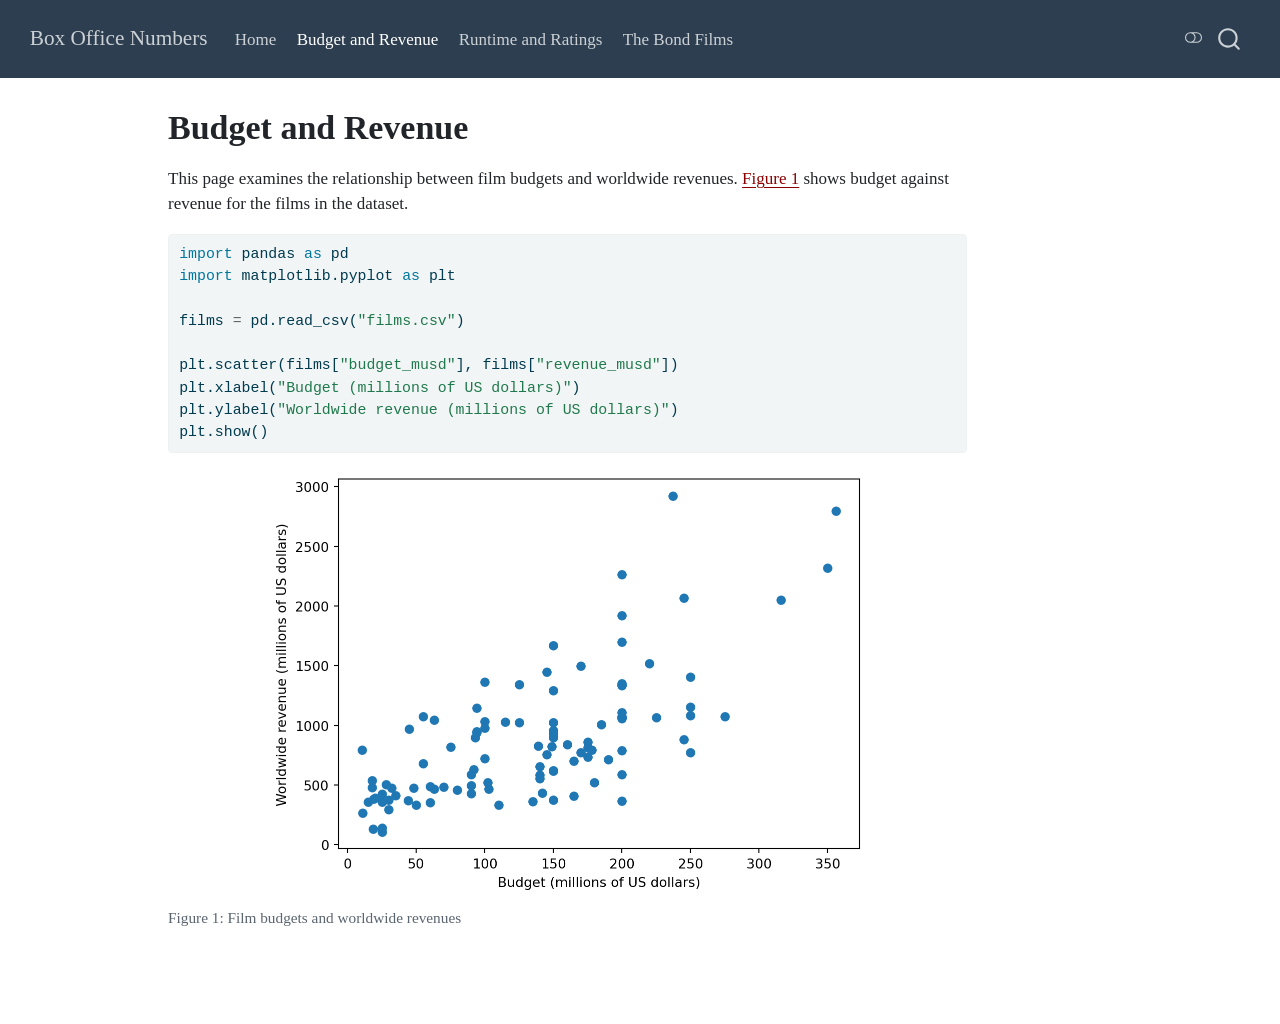
<file: budget-revenue.html>
<!DOCTYPE html>
<html xmlns="http://www.w3.org/1999/xhtml" lang="en" xml:lang="en"><head>

<meta charset="utf-8">
<meta name="generator" content="quarto-1.10.19">

<meta name="viewport" content="width=device-width, initial-scale=1.0, user-scalable=yes">


<title>Budget and Revenue – Box Office Numbers</title>
<style>
/* Default styles provided by pandoc.
** See https://pandoc.org/MANUAL.html#variables-for-html for config info.
*/
span.smallcaps{font-variant: small-caps;}
div.columns{display: flex; gap: 1.5em;}
div.column{flex: auto;}
@media screen {
div.columns{gap: min(4vw, 1.5em);}
div.column{overflow-x: auto;}
}
div.hanging-indent{margin-left: 1.5em; text-indent: -1.5em;}
ul.task-list{list-style: none;}
ul.task-list li input[type="checkbox"] {
  width: 0.8em;
  margin: 0 0.8em 0.2em -1em; /* quarto-specific, see https://github.com/quarto-dev/quarto-cli/issues/4556 */ 
  vertical-align: middle;
}
/* CSS for syntax highlighting */
html { -webkit-text-size-adjust: 100%; }
pre > code.sourceCode { white-space: pre; position: relative; }
pre > code.sourceCode > span { display: inline-block; line-height: 1.25; }
pre > code.sourceCode > span:empty { height: 1.2em; }
.sourceCode { overflow: visible; }
code.sourceCode > span { color: inherit; text-decoration: inherit; }
div.sourceCode { margin: 1em 0; }
pre.sourceCode { margin: 0; }
@media screen {
div.sourceCode { overflow: auto; }
}
@media print {
pre > code.sourceCode { white-space: pre-wrap; }
pre > code.sourceCode > span { text-indent: -5em; padding-left: 5em; }
}
pre.numberSource code
  { counter-reset: source-line 0; }
pre.numberSource code > span
  { position: relative; left: -4em; counter-increment: source-line; }
pre.numberSource code > span > a:first-child::before
  { content: counter(source-line);
    position: relative; left: -1em; text-align: right; vertical-align: baseline;
    border: none; display: inline-block;
    -webkit-touch-callout: none; -webkit-user-select: none;
    -khtml-user-select: none; -moz-user-select: none;
    -ms-user-select: none; user-select: none;
    padding: 0 4px; width: 4em;
  }
pre.numberSource { margin-left: 3em;  padding-left: 4px; }
div.sourceCode
  {   }
@media screen {
pre > code.sourceCode > span > a:first-child::before { text-decoration: underline; }
}
</style>


<script src="site_libs/quarto-nav/quarto-nav.js"></script>
<script src="site_libs/quarto-nav/headroom.min.js"></script>
<script src="site_libs/clipboard/clipboard.min.js"></script>
<script src="site_libs/quarto-search/autocomplete.umd.js"></script>
<script src="site_libs/quarto-search/fuse.min.js"></script>
<script src="site_libs/quarto-search/quarto-search.js"></script>
<meta name="quarto:offset" content="./">
<script src="site_libs/quarto-html/quarto.js" type="module"></script>
<script src="site_libs/quarto-html/tabsets/tabsets.js" type="module"></script>
<script src="site_libs/quarto-html/popper.min.js"></script>
<script src="site_libs/quarto-html/tippy.umd.min.js"></script>
<script src="site_libs/quarto-html/anchor.min.js"></script>
<link href="site_libs/quarto-html/tippy.css" rel="stylesheet">
<link href="site_libs/quarto-html/quarto-syntax-highlighting-bf27225e3a48a9273f3daa8f8e829971.css" rel="stylesheet" class="quarto-color-scheme" id="quarto-text-highlighting-styles">
<link href="site_libs/quarto-html/quarto-syntax-highlighting-dark-b626d73c4c936ccc3cb08be7d45d1df6.css" rel="stylesheet" class="quarto-color-scheme quarto-color-alternate" id="quarto-text-highlighting-styles">
<link href="site_libs/quarto-html/quarto-syntax-highlighting-bf27225e3a48a9273f3daa8f8e829971.css" rel="stylesheet" class="quarto-color-scheme-extra" id="quarto-text-highlighting-styles">
<script src="site_libs/bootstrap/bootstrap.min.js"></script>
<link href="site_libs/bootstrap/bootstrap-icons.css" rel="stylesheet">
<link href="site_libs/bootstrap/bootstrap-9d96f532d65220ca877c0304385df42f.min.css" rel="stylesheet" append-hash="true" class="quarto-color-scheme" id="quarto-bootstrap" data-mode="light">
<link href="site_libs/bootstrap/bootstrap-dark-df07115ad9f15e2ef3479c789e6873c8.min.css" rel="stylesheet" append-hash="true" class="quarto-color-scheme quarto-color-alternate" id="quarto-bootstrap" data-mode="dark">
<link href="site_libs/bootstrap/bootstrap-9d96f532d65220ca877c0304385df42f.min.css" rel="stylesheet" append-hash="true" class="quarto-color-scheme-extra" id="quarto-bootstrap" data-mode="light">
<script id="quarto-search-options" type="application/json">{
  "location": "navbar",
  "copy-button": false,
  "collapse-after": 3,
  "panel-placement": "end",
  "type": "overlay",
  "limit": 50,
  "keyboard-shortcut": [
    "f",
    "/",
    "s"
  ],
  "show-item-context": false,
  "language": {
    "search-no-results-text": "No results",
    "search-matching-documents-text": "matching documents",
    "search-copy-link-title": "Copy link to search",
    "search-hide-matches-text": "Hide additional matches",
    "search-more-match-text": "more match in this document",
    "search-more-matches-text": "more matches in this document",
    "search-clear-button-title": "Clear",
    "search-text-placeholder": "",
    "search-detached-cancel-button-title": "Cancel",
    "search-submit-button-title": "Submit",
    "search-label": "Search"
  }
}</script>


<link rel="stylesheet" href="styles.css">
</head>

<body class="nav-fixed quarto-light"><script id="quarto-html-before-body" type="application/javascript">
    const toggleBodyColorMode = (bsSheetEl) => {
      const mode = bsSheetEl.getAttribute("data-mode");
      const bodyEl = window.document.querySelector("body");
      if (mode === "dark") {
        bodyEl.classList.add("quarto-dark");
        bodyEl.classList.remove("quarto-light");
      } else {
        bodyEl.classList.add("quarto-light");
        bodyEl.classList.remove("quarto-dark");
      }
    }
    const toggleBodyColorPrimary = () => {
      const bsSheetEl = window.document.querySelector("link#quarto-bootstrap:not([rel=disabled-stylesheet])");
      if (bsSheetEl) {
        toggleBodyColorMode(bsSheetEl);
      }
    }
    const setColorSchemeToggle = (alternate) => {
      const toggles = window.document.querySelectorAll('.quarto-color-scheme-toggle');
      for (let i=0; i < toggles.length; i++) {
        const toggle = toggles[i];
        if (toggle) {
          if (alternate) {
            toggle.classList.add("alternate");
          } else {
            toggle.classList.remove("alternate");
          }
        }
      }
    };
    const toggleColorMode = (alternate) => {
      // Switch the stylesheets
      const primaryStylesheets = window.document.querySelectorAll('link.quarto-color-scheme:not(.quarto-color-alternate)');
      const alternateStylesheets = window.document.querySelectorAll('link.quarto-color-scheme.quarto-color-alternate');
      manageTransitions('#quarto-margin-sidebar .nav-link', false);
      if (alternate) {
        // note: dark is layered on light, we don't disable primary!
        enableStylesheet(alternateStylesheets);
        for (const sheetNode of alternateStylesheets) {
          if (sheetNode.id === "quarto-bootstrap") {
            toggleBodyColorMode(sheetNode);
          }
        }
      } else {
        disableStylesheet(alternateStylesheets);
        enableStylesheet(primaryStylesheets)
        toggleBodyColorPrimary();
      }
      manageTransitions('#quarto-margin-sidebar .nav-link', true);
      // Switch the toggles
      setColorSchemeToggle(alternate)
      // Hack to workaround the fact that safari doesn't
      // properly recolor the scrollbar when toggling (#1455)
      if (navigator.userAgent.indexOf('Safari') > 0 && navigator.userAgent.indexOf('Chrome') == -1) {
        manageTransitions("body", false);
        window.scrollTo(0, 1);
        setTimeout(() => {
          window.scrollTo(0, 0);
          manageTransitions("body", true);
        }, 40);
      }
    }
    const disableStylesheet = (stylesheets) => {
      for (let i=0; i < stylesheets.length; i++) {
        const stylesheet = stylesheets[i];
        stylesheet.rel = 'disabled-stylesheet';
      }
    }
    const enableStylesheet = (stylesheets) => {
      for (let i=0; i < stylesheets.length; i++) {
        const stylesheet = stylesheets[i];
        if(stylesheet.rel !== 'stylesheet') { // for Chrome, which will still FOUC without this check
          stylesheet.rel = 'stylesheet';
        }
      }
    }
    const manageTransitions = (selector, allowTransitions) => {
      const els = window.document.querySelectorAll(selector);
      for (let i=0; i < els.length; i++) {
        const el = els[i];
        if (allowTransitions) {
          el.classList.remove('notransition');
        } else {
          el.classList.add('notransition');
        }
      }
    }
    const isFileUrl = () => {
      return window.location.protocol === 'file:';
    }
    const hasAlternateSentinel = () => {
      let styleSentinel = getColorSchemeSentinel();
      if (styleSentinel !== null) {
        return styleSentinel === "alternate";
      } else {
        return false;
      }
    }
    const setStyleSentinel = (alternate) => {
      const value = alternate ? "alternate" : "default";
      if (!isFileUrl()) {
        window.localStorage.setItem("quarto-color-scheme", value);
      } else {
        localAlternateSentinel = value;
      }
    }
    const getColorSchemeSentinel = () => {
      if (!isFileUrl()) {
        const storageValue = window.localStorage.getItem("quarto-color-scheme");
        return storageValue != null ? storageValue : localAlternateSentinel;
      } else {
        return localAlternateSentinel;
      }
    }
    const toggleGiscusIfUsed = (isAlternate, darkModeDefault) => {
      const baseTheme = document.querySelector('#giscus-base-theme')?.value ?? 'light';
      const alternateTheme = document.querySelector('#giscus-alt-theme')?.value ?? 'dark';
      let newTheme = '';
      if(authorPrefersDark) {
        newTheme = isAlternate ? baseTheme : alternateTheme;
      } else {
        newTheme = isAlternate ? alternateTheme : baseTheme;
      }
      const changeGiscusTheme = () => {
        // From: https://github.com/giscus/giscus/issues/336
        const sendMessage = (message) => {
          const iframe = document.querySelector('iframe.giscus-frame');
          if (!iframe) return;
          iframe.contentWindow.postMessage({ giscus: message }, 'https://giscus.app');
        }
        sendMessage({
          setConfig: {
            theme: newTheme
          }
        });
      }
      const isGiscussLoaded = window.document.querySelector('iframe.giscus-frame') !== null;
      if (isGiscussLoaded) {
        changeGiscusTheme();
      }
    };
    const authorPrefersDark = false;
    const darkModeDefault = authorPrefersDark;
      document.querySelector('link#quarto-text-highlighting-styles.quarto-color-scheme-extra').rel = 'disabled-stylesheet';
      document.querySelector('link#quarto-bootstrap.quarto-color-scheme-extra').rel = 'disabled-stylesheet';
    let localAlternateSentinel = darkModeDefault ? 'alternate' : 'default';
    // Dark / light mode switch
    window.quartoToggleColorScheme = () => {
      // Read the current dark / light value
      let toAlternate = !hasAlternateSentinel();
      toggleColorMode(toAlternate);
      setStyleSentinel(toAlternate);
      toggleGiscusIfUsed(toAlternate, darkModeDefault);
      window.dispatchEvent(new Event('resize'));
    };
    // Switch to dark mode if need be
    if (hasAlternateSentinel()) {
      toggleColorMode(true);
    } else {
      toggleColorMode(false);
    }
  </script>

<div id="quarto-search-results"></div>
  <header id="quarto-header" class="headroom fixed-top">
    <nav class="navbar navbar-expand-lg " data-bs-theme="dark">
      <div class="navbar-container container-fluid">
      <div class="navbar-brand-container mx-auto">
    <a class="navbar-brand" href="./index.html">
    <span class="navbar-title">Box Office Numbers</span>
    </a>
  </div>
            <div id="quarto-search" class="" title="Search"></div>
          <button class="navbar-toggler" type="button" data-bs-toggle="collapse" data-bs-target="#navbarCollapse" aria-controls="navbarCollapse" role="menu" aria-expanded="false" aria-label="Toggle navigation" onclick="if (window.quartoToggleHeadroom) { window.quartoToggleHeadroom(); }">
  <span class="navbar-toggler-icon"></span>
</button>
          <div class="collapse navbar-collapse" id="navbarCollapse">
            <ul class="navbar-nav navbar-nav-scroll me-auto">
  <li class="nav-item">
    <a class="nav-link" href="./index.html"> 
<span class="menu-text">Home</span></a>
  </li>  
  <li class="nav-item">
    <a class="nav-link active" href="./budget-revenue.html" aria-current="page"> 
<span class="menu-text">Budget and Revenue</span></a>
  </li>  
  <li class="nav-item">
    <a class="nav-link" href="./runtime-rating.html"> 
<span class="menu-text">Runtime and Ratings</span></a>
  </li>  
  <li class="nav-item">
    <a class="nav-link" href="./bond.html"> 
<span class="menu-text">The Bond Films</span></a>
  </li>  
</ul>
          </div> <!-- /navcollapse -->
            <div class="quarto-navbar-tools">
  <a href="" class="quarto-color-scheme-toggle quarto-navigation-tool  px-1" onclick="window.quartoToggleColorScheme(); return false;" title="Toggle dark mode"><i class="bi"></i></a>
</div>
      </div> <!-- /container-fluid -->
    </nav>
</header>
<!-- content -->
<div id="quarto-content" class="quarto-container page-columns page-rows-contents page-layout-article page-navbar">
<!-- sidebar -->
<!-- margin-sidebar -->
    <div id="quarto-margin-sidebar" class="sidebar margin-sidebar zindex-bottom">
        
    </div>
<!-- main -->
<main class="content" id="quarto-document-content">


<header id="title-block-header" class="quarto-title-block default">
<div class="quarto-title">
<h1 class="title">Budget and Revenue</h1>
</div>



<div class="quarto-title-meta">

    
  
    
  </div>
  


</header>


<p>This page examines the relationship between film budgets and worldwide revenues. <a href="#fig-budget-revenue" class="quarto-xref">Figure&nbsp;1</a> shows budget against revenue for the films in the dataset.</p>
<div id="cell-fig-budget-revenue" class="cell" data-execution_count="1">
<div class="code-copy-outer-scaffold"><div class="sourceCode cell-code" id="cb1"><pre class="sourceCode python code-with-copy"><code class="sourceCode python"><span id="cb1-1"><a href="#cb1-1" aria-hidden="true" tabindex="-1"></a><span class="im">import</span> pandas <span class="im">as</span> pd</span>
<span id="cb1-2"><a href="#cb1-2" aria-hidden="true" tabindex="-1"></a><span class="im">import</span> matplotlib.pyplot <span class="im">as</span> plt</span>
<span id="cb1-3"><a href="#cb1-3" aria-hidden="true" tabindex="-1"></a></span>
<span id="cb1-4"><a href="#cb1-4" aria-hidden="true" tabindex="-1"></a>films <span class="op">=</span> pd.read_csv(<span class="st">"films.csv"</span>)</span>
<span id="cb1-5"><a href="#cb1-5" aria-hidden="true" tabindex="-1"></a></span>
<span id="cb1-6"><a href="#cb1-6" aria-hidden="true" tabindex="-1"></a>plt.scatter(films[<span class="st">"budget_musd"</span>], films[<span class="st">"revenue_musd"</span>])</span>
<span id="cb1-7"><a href="#cb1-7" aria-hidden="true" tabindex="-1"></a>plt.xlabel(<span class="st">"Budget (millions of US dollars)"</span>)</span>
<span id="cb1-8"><a href="#cb1-8" aria-hidden="true" tabindex="-1"></a>plt.ylabel(<span class="st">"Worldwide revenue (millions of US dollars)"</span>)</span>
<span id="cb1-9"><a href="#cb1-9" aria-hidden="true" tabindex="-1"></a>plt.show()</span></code></pre></div><button title="Copy to Clipboard" class="code-copy-button"><i class="bi"></i></button></div>
<div class="cell-output cell-output-display">
<div id="fig-budget-revenue" class="quarto-float quarto-figure quarto-figure-center anchored">
<figure class="quarto-float quarto-float-fig figure">
<div aria-describedby="fig-budget-revenue-caption-0ceaefa1-69ba-4598-a22c-09a6ac19f8ca">
<img src="budget-revenue_files/figure-html/fig-budget-revenue-output-1.png" width="602" height="429" class="figure-img">
</div>
<figcaption class="quarto-float-caption-bottom quarto-float-caption quarto-float-fig" id="fig-budget-revenue-caption-0ceaefa1-69ba-4598-a22c-09a6ac19f8ca">
Figure&nbsp;1: Film budgets and worldwide revenues
</figcaption>
</figure>
</div>
</div>
</div>



</main> <!-- /main -->
<script id="quarto-html-after-body" type="application/javascript">
  window.document.addEventListener("DOMContentLoaded", function (event) {
    // Ensure there is a toggle, if there isn't float one in the top right
    if (window.document.querySelector('.quarto-color-scheme-toggle') === null) {
      const a = window.document.createElement('a');
      a.classList.add('top-right');
      a.classList.add('quarto-color-scheme-toggle');
      a.href = "";
      a.onclick = function() { try { window.quartoToggleColorScheme(); } catch {} return false; };
      const i = window.document.createElement("i");
      i.classList.add('bi');
      a.appendChild(i);
      window.document.body.appendChild(a);
    }
    setColorSchemeToggle(hasAlternateSentinel())
    const icon = "";
    const anchorJS = new window.AnchorJS();
    anchorJS.options = {
      placement: 'right',
      icon: icon
    };
    anchorJS.add('.anchored');
    const isCodeAnnotation = (el) => {
      for (const clz of el.classList) {
        if (clz.startsWith('code-annotation-')) {                     
          return true;
        }
      }
      return false;
    }
    const onCopySuccess = function(e) {
      // button target
      const button = e.trigger;
      // don't keep focus
      button.blur();
      // flash "checked"
      button.classList.add('code-copy-button-checked');
      var currentTitle = button.getAttribute("title");
      button.setAttribute("title", "Copied!");
      let tooltip;
      if (window.bootstrap) {
        button.setAttribute("data-bs-toggle", "tooltip");
        button.setAttribute("data-bs-placement", "left");
        button.setAttribute("data-bs-title", "Copied!");
        tooltip = new bootstrap.Tooltip(button, 
          { trigger: "manual", 
            customClass: "code-copy-button-tooltip",
            offset: [0, -8]});
        tooltip.show();    
      }
      setTimeout(function() {
        if (tooltip) {
          tooltip.hide();
          button.removeAttribute("data-bs-title");
          button.removeAttribute("data-bs-toggle");
          button.removeAttribute("data-bs-placement");
        }
        button.setAttribute("title", currentTitle);
        button.classList.remove('code-copy-button-checked');
      }, 1000);
      // clear code selection
      e.clearSelection();
    }
    const getTextToCopy = function(trigger) {
      const outerScaffold = trigger.parentElement.cloneNode(true);
      const codeEl = outerScaffold.querySelector('code');
      for (const childEl of codeEl.children) {
        if (isCodeAnnotation(childEl)) {
          childEl.remove();
        }
      }
      return codeEl.innerText;
    }
    const clipboard = new window.ClipboardJS('.code-copy-button:not([data-in-quarto-modal])', {
      text: getTextToCopy
    });
    clipboard.on('success', onCopySuccess);
    if (window.document.getElementById('quarto-embedded-source-code-modal')) {
      const clipboardModal = new window.ClipboardJS('.code-copy-button[data-in-quarto-modal]', {
        text: getTextToCopy,
        container: window.document.getElementById('quarto-embedded-source-code-modal')
      });
      clipboardModal.on('success', onCopySuccess);
    }
      var localhostRegex = new RegExp(/^(?:http|https):\/\/localhost\:?[0-9]*\//);
      var mailtoRegex = new RegExp(/^mailto:/);
        var filterRegex = new RegExp("https:\/\/sylviehu459\.github\.io\/datasci350-quiz02\/");
      var isInternal = (href) => {
          return filterRegex.test(href) || localhostRegex.test(href) || mailtoRegex.test(href);
      }
      // Inspect non-navigation links and adorn them if external
     var links = window.document.querySelectorAll('a[href]:not(.nav-link):not(.navbar-brand):not(.toc-action):not(.sidebar-link):not(.sidebar-item-toggle):not(.pagination-link):not(.no-external):not([aria-hidden]):not(.dropdown-item):not(.quarto-navigation-tool):not(.about-link)');
      for (var i=0; i<links.length; i++) {
        const link = links[i];
        if (!isInternal(link.href)) {
          // undo the damage that might have been done by quarto-nav.js in the case of
          // links that we want to consider external
          if (link.dataset.originalHref !== undefined) {
            link.href = link.dataset.originalHref;
          }
        }
      }
    function tippyHover(el, contentFn, onTriggerFn, onUntriggerFn) {
      const config = {
        allowHTML: true,
        maxWidth: 500,
        delay: 100,
        arrow: false,
        appendTo: function(el) {
            return el.parentElement;
        },
        interactive: true,
        interactiveBorder: 10,
        theme: 'quarto',
        placement: 'bottom-start',
      };
      if (contentFn) {
        config.content = contentFn;
      }
      if (onTriggerFn) {
        config.onTrigger = onTriggerFn;
      }
      if (onUntriggerFn) {
        config.onUntrigger = onUntriggerFn;
      }
      window.tippy(el, config); 
    }
    const noterefs = window.document.querySelectorAll('a[role="doc-noteref"]');
    for (var i=0; i<noterefs.length; i++) {
      const ref = noterefs[i];
      tippyHover(ref, function() {
        // use id or data attribute instead here
        let href = ref.getAttribute('data-footnote-href') || ref.getAttribute('href');
        try { href = new URL(href).hash; } catch {}
        const id = href.replace(/^#\/?/, "");
        const note = window.document.getElementById(id);
        if (note) {
          return note.innerHTML;
        } else {
          return "";
        }
      });
    }
    const xrefs = window.document.querySelectorAll('a.quarto-xref');
    const processXRef = (id, note) => {
      // Strip column container classes
      const stripColumnClz = (el) => {
        el.classList.remove("page-full", "page-columns");
        if (el.children) {
          for (const child of el.children) {
            stripColumnClz(child);
          }
        }
      }
      stripColumnClz(note)
      if (id === null || id.startsWith('sec-')) {
        // Special case sections, only their first couple elements
        const container = document.createElement("div");
        if (note.children && note.children.length > 2) {
          container.appendChild(note.children[0].cloneNode(true));
          for (let i = 1; i < note.children.length; i++) {
            const child = note.children[i];
            if (child.tagName === "P" && child.innerText === "") {
              continue;
            } else {
              container.appendChild(child.cloneNode(true));
              break;
            }
          }
          if (window.Quarto?.typesetMath) {
            window.Quarto.typesetMath(container);
          }
          return container.innerHTML
        } else {
          if (window.Quarto?.typesetMath) {
            window.Quarto.typesetMath(note);
          }
          return note.innerHTML;
        }
      } else {
        // Remove any anchor links if they are present
        const anchorLink = note.querySelector('a.anchorjs-link');
        if (anchorLink) {
          anchorLink.remove();
        }
        if (window.Quarto?.typesetMath) {
          window.Quarto.typesetMath(note);
        }
        if (note.classList.contains("callout")) {
          return note.outerHTML;
        } else {
          return note.innerHTML;
        }
      }
    }
    for (var i=0; i<xrefs.length; i++) {
      const xref = xrefs[i];
      tippyHover(xref, undefined, function(instance) {
        instance.disable();
        let url = xref.getAttribute('href');
        let hash = undefined; 
        if (url.startsWith('#')) {
          hash = url;
        } else {
          try { hash = new URL(url).hash; } catch {}
        }
        if (hash) {
          const id = hash.replace(/^#\/?/, "");
          const note = window.document.getElementById(id);
          if (note !== null) {
            try {
              const html = processXRef(id, note.cloneNode(true));
              instance.setContent(html);
            } finally {
              instance.enable();
              instance.show();
            }
          } else {
            // See if we can fetch this
            fetch(url.split('#')[0])
            .then(res => res.text())
            .then(html => {
              const parser = new DOMParser();
              const htmlDoc = parser.parseFromString(html, "text/html");
              const note = htmlDoc.getElementById(id);
              if (note !== null) {
                const html = processXRef(id, note);
                instance.setContent(html);
              } 
            }).finally(() => {
              instance.enable();
              instance.show();
            });
          }
        } else {
          // See if we can fetch a full url (with no hash to target)
          // This is a special case and we should probably do some content thinning / targeting
          fetch(url)
          .then(res => res.text())
          .then(html => {
            const parser = new DOMParser();
            const htmlDoc = parser.parseFromString(html, "text/html");
            const note = htmlDoc.querySelector('main.content');
            if (note !== null) {
              // This should only happen for chapter cross references
              // (since there is no id in the URL)
              // remove the first header
              if (note.children.length > 0 && note.children[0].tagName === "HEADER") {
                note.children[0].remove();
              }
              const html = processXRef(null, note);
              instance.setContent(html);
            } 
          }).finally(() => {
            instance.enable();
            instance.show();
          });
        }
      }, function(instance) {
      });
    }
        let selectedAnnoteEl;
        const selectorForAnnotation = ( cell, annotation) => {
          let cellAttr = 'data-code-cell="' + cell + '"';
          let lineAttr = 'data-code-annotation="' +  annotation + '"';
          const selector = 'span[' + cellAttr + '][' + lineAttr + ']';
          return selector;
        }
        const selectCodeLines = (annoteEl) => {
          const doc = window.document;
          const targetCell = annoteEl.getAttribute("data-target-cell");
          const targetAnnotation = annoteEl.getAttribute("data-target-annotation");
          const annoteSpan = window.document.querySelector(selectorForAnnotation(targetCell, targetAnnotation));
          const lines = annoteSpan.getAttribute("data-code-lines").split(",");
          const lineIds = lines.map((line) => {
            return targetCell + "-" + line;
          })
          let top = null;
          let height = null;
          let parent = null;
          if (lineIds.length > 0) {
              //compute the position of the single el (top and bottom and make a div)
              const el = window.document.getElementById(lineIds[0]);
              top = el.offsetTop;
              height = el.offsetHeight;
              parent = el.parentElement.parentElement;
            if (lineIds.length > 1) {
              const lastEl = window.document.getElementById(lineIds[lineIds.length - 1]);
              const bottom = lastEl.offsetTop + lastEl.offsetHeight;
              height = bottom - top;
            }
            if (top !== null && height !== null && parent !== null) {
              // cook up a div (if necessary) and position it 
              let div = window.document.getElementById("code-annotation-line-highlight");
              if (div === null) {
                div = window.document.createElement("div");
                div.setAttribute("id", "code-annotation-line-highlight");
                div.style.position = 'absolute';
                parent.appendChild(div);
              }
              div.style.top = top - 2 + "px";
              div.style.height = height + 4 + "px";
              div.style.left = 0;
              let gutterDiv = window.document.getElementById("code-annotation-line-highlight-gutter");
              if (gutterDiv === null) {
                gutterDiv = window.document.createElement("div");
                gutterDiv.setAttribute("id", "code-annotation-line-highlight-gutter");
                gutterDiv.style.position = 'absolute';
                const codeCell = window.document.getElementById(targetCell);
                const gutter = codeCell.querySelector('.code-annotation-gutter');
                gutter.appendChild(gutterDiv);
              }
              gutterDiv.style.top = top - 2 + "px";
              gutterDiv.style.height = height + 4 + "px";
            }
            selectedAnnoteEl = annoteEl;
          }
        };
        const unselectCodeLines = () => {
          const elementsIds = ["code-annotation-line-highlight", "code-annotation-line-highlight-gutter"];
          elementsIds.forEach((elId) => {
            const div = window.document.getElementById(elId);
            if (div) {
              div.remove();
            }
          });
          selectedAnnoteEl = undefined;
        };
          // Handle positioning of the toggle
      window.addEventListener(
        "resize",
        throttle(() => {
          elRect = undefined;
          if (selectedAnnoteEl) {
            selectCodeLines(selectedAnnoteEl);
          }
        }, 10)
      );
      function throttle(fn, ms) {
      let throttle = false;
      let timer;
        return (...args) => {
          if(!throttle) { // first call gets through
              fn.apply(this, args);
              throttle = true;
          } else { // all the others get throttled
              if(timer) clearTimeout(timer); // cancel #2
              timer = setTimeout(() => {
                fn.apply(this, args);
                timer = throttle = false;
              }, ms);
          }
        };
      }
        // Attach click handler to the DT
        const annoteDls = window.document.querySelectorAll('dt[data-target-cell]');
        for (const annoteDlNode of annoteDls) {
          annoteDlNode.addEventListener('click', (event) => {
            const clickedEl = event.target;
            if (clickedEl !== selectedAnnoteEl) {
              unselectCodeLines();
              const activeEl = window.document.querySelector('dt[data-target-cell].code-annotation-active');
              if (activeEl) {
                activeEl.classList.remove('code-annotation-active');
              }
              selectCodeLines(clickedEl);
              clickedEl.classList.add('code-annotation-active');
            } else {
              // Unselect the line
              unselectCodeLines();
              clickedEl.classList.remove('code-annotation-active');
            }
          });
        }
    const findCites = (el) => {
      const parentEl = el.parentElement;
      if (parentEl) {
        const cites = parentEl.dataset.cites;
        if (cites) {
          return {
            el,
            cites: cites.split(' ')
          };
        } else {
          return findCites(el.parentElement)
        }
      } else {
        return undefined;
      }
    };
    var bibliorefs = window.document.querySelectorAll('a[role="doc-biblioref"]');
    for (var i=0; i<bibliorefs.length; i++) {
      const ref = bibliorefs[i];
      const citeInfo = findCites(ref);
      if (citeInfo) {
        tippyHover(citeInfo.el, function() {
          var popup = window.document.createElement('div');
          citeInfo.cites.forEach(function(cite) {
            var citeDiv = window.document.createElement('div');
            citeDiv.classList.add('hanging-indent');
            citeDiv.classList.add('csl-entry');
            var biblioDiv = window.document.getElementById('ref-' + cite);
            if (biblioDiv) {
              citeDiv.innerHTML = biblioDiv.innerHTML;
            }
            popup.appendChild(citeDiv);
          });
          return popup.innerHTML;
        });
      }
    }
  });
  </script>
</div> <!-- /content -->




</body></html>
</file>
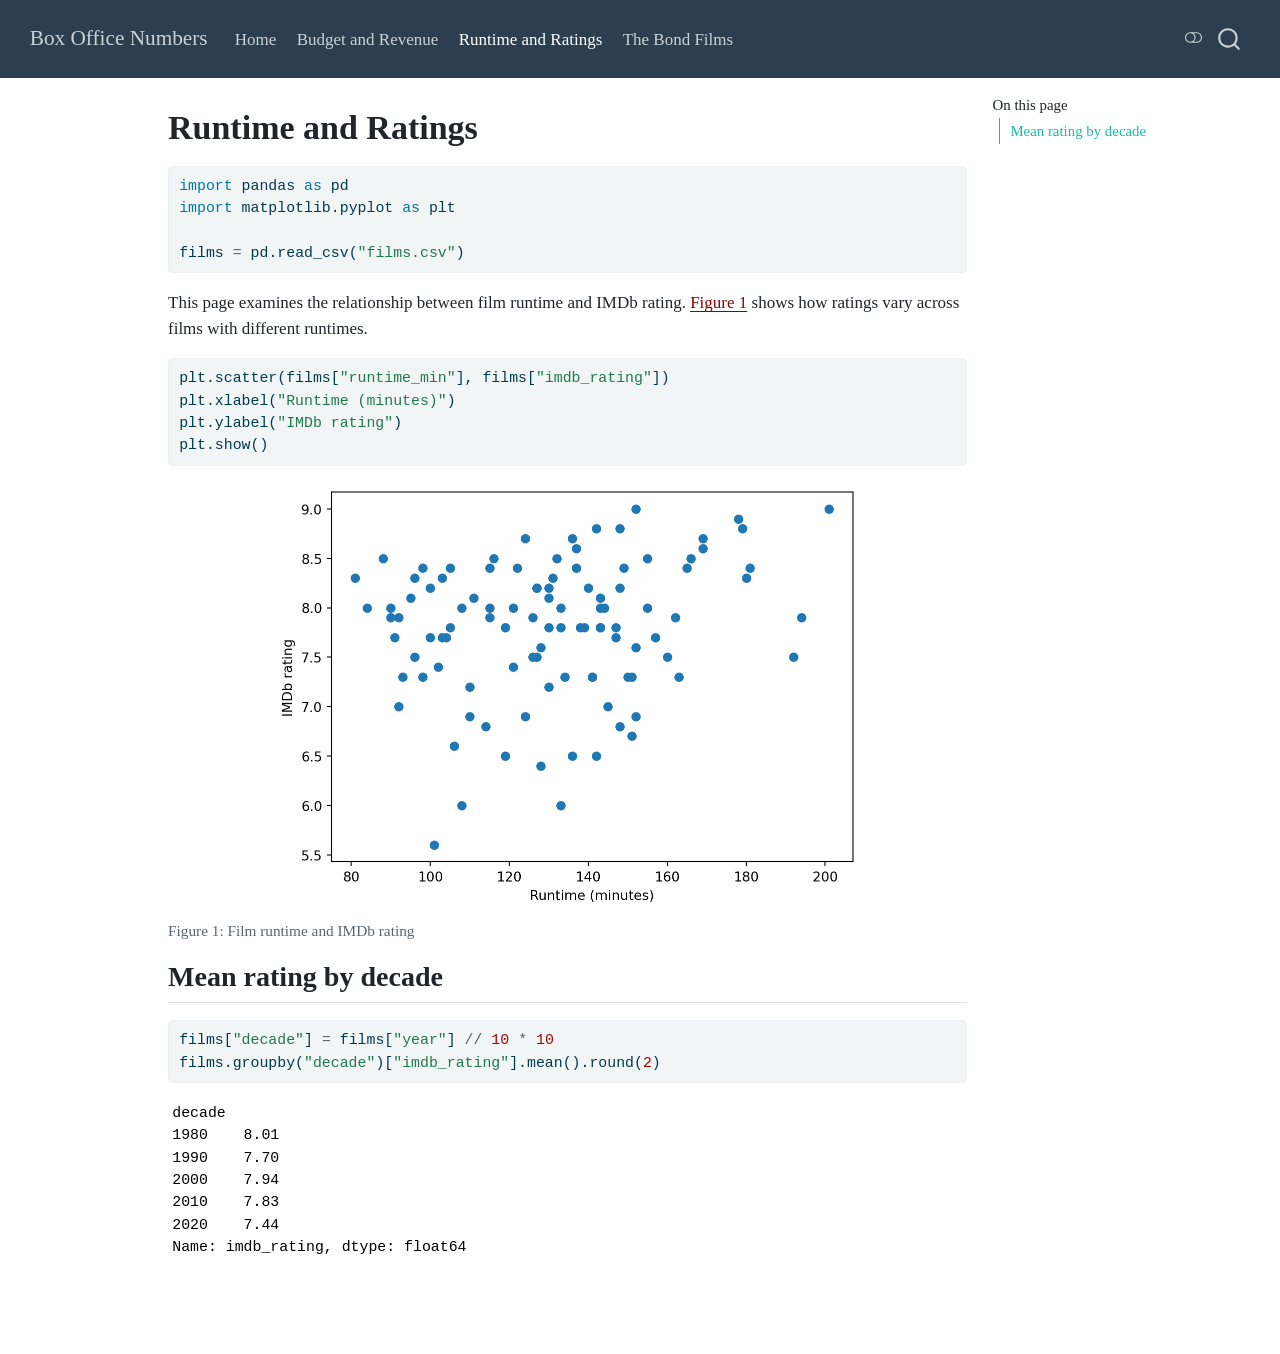
<file: runtime-rating.html>
<!DOCTYPE html>
<html xmlns="http://www.w3.org/1999/xhtml" lang="en" xml:lang="en"><head>

<meta charset="utf-8">
<meta name="generator" content="quarto-1.10.19">

<meta name="viewport" content="width=device-width, initial-scale=1.0, user-scalable=yes">


<title>Runtime and Ratings – Box Office Numbers</title>
<style>
/* Default styles provided by pandoc.
** See https://pandoc.org/MANUAL.html#variables-for-html for config info.
*/
span.smallcaps{font-variant: small-caps;}
div.columns{display: flex; gap: 1.5em;}
div.column{flex: auto;}
@media screen {
div.columns{gap: min(4vw, 1.5em);}
div.column{overflow-x: auto;}
}
div.hanging-indent{margin-left: 1.5em; text-indent: -1.5em;}
ul.task-list{list-style: none;}
ul.task-list li input[type="checkbox"] {
  width: 0.8em;
  margin: 0 0.8em 0.2em -1em; /* quarto-specific, see https://github.com/quarto-dev/quarto-cli/issues/4556 */ 
  vertical-align: middle;
}
/* CSS for syntax highlighting */
html { -webkit-text-size-adjust: 100%; }
pre > code.sourceCode { white-space: pre; position: relative; }
pre > code.sourceCode > span { display: inline-block; line-height: 1.25; }
pre > code.sourceCode > span:empty { height: 1.2em; }
.sourceCode { overflow: visible; }
code.sourceCode > span { color: inherit; text-decoration: inherit; }
div.sourceCode { margin: 1em 0; }
pre.sourceCode { margin: 0; }
@media screen {
div.sourceCode { overflow: auto; }
}
@media print {
pre > code.sourceCode { white-space: pre-wrap; }
pre > code.sourceCode > span { text-indent: -5em; padding-left: 5em; }
}
pre.numberSource code
  { counter-reset: source-line 0; }
pre.numberSource code > span
  { position: relative; left: -4em; counter-increment: source-line; }
pre.numberSource code > span > a:first-child::before
  { content: counter(source-line);
    position: relative; left: -1em; text-align: right; vertical-align: baseline;
    border: none; display: inline-block;
    -webkit-touch-callout: none; -webkit-user-select: none;
    -khtml-user-select: none; -moz-user-select: none;
    -ms-user-select: none; user-select: none;
    padding: 0 4px; width: 4em;
  }
pre.numberSource { margin-left: 3em;  padding-left: 4px; }
div.sourceCode
  {   }
@media screen {
pre > code.sourceCode > span > a:first-child::before { text-decoration: underline; }
}
</style>


<script src="site_libs/quarto-nav/quarto-nav.js"></script>
<script src="site_libs/quarto-nav/headroom.min.js"></script>
<script src="site_libs/clipboard/clipboard.min.js"></script>
<script src="site_libs/quarto-search/autocomplete.umd.js"></script>
<script src="site_libs/quarto-search/fuse.min.js"></script>
<script src="site_libs/quarto-search/quarto-search.js"></script>
<meta name="quarto:offset" content="./">
<script src="site_libs/quarto-html/quarto.js" type="module"></script>
<script src="site_libs/quarto-html/tabsets/tabsets.js" type="module"></script>
<script src="site_libs/quarto-html/popper.min.js"></script>
<script src="site_libs/quarto-html/tippy.umd.min.js"></script>
<script src="site_libs/quarto-html/anchor.min.js"></script>
<link href="site_libs/quarto-html/tippy.css" rel="stylesheet">
<link href="site_libs/quarto-html/quarto-syntax-highlighting-bf27225e3a48a9273f3daa8f8e829971.css" rel="stylesheet" class="quarto-color-scheme" id="quarto-text-highlighting-styles">
<link href="site_libs/quarto-html/quarto-syntax-highlighting-dark-b626d73c4c936ccc3cb08be7d45d1df6.css" rel="stylesheet" class="quarto-color-scheme quarto-color-alternate" id="quarto-text-highlighting-styles">
<link href="site_libs/quarto-html/quarto-syntax-highlighting-bf27225e3a48a9273f3daa8f8e829971.css" rel="stylesheet" class="quarto-color-scheme-extra" id="quarto-text-highlighting-styles">
<script src="site_libs/bootstrap/bootstrap.min.js"></script>
<link href="site_libs/bootstrap/bootstrap-icons.css" rel="stylesheet">
<link href="site_libs/bootstrap/bootstrap-9d96f532d65220ca877c0304385df42f.min.css" rel="stylesheet" append-hash="true" class="quarto-color-scheme" id="quarto-bootstrap" data-mode="light">
<link href="site_libs/bootstrap/bootstrap-dark-df07115ad9f15e2ef3479c789e6873c8.min.css" rel="stylesheet" append-hash="true" class="quarto-color-scheme quarto-color-alternate" id="quarto-bootstrap" data-mode="dark">
<link href="site_libs/bootstrap/bootstrap-9d96f532d65220ca877c0304385df42f.min.css" rel="stylesheet" append-hash="true" class="quarto-color-scheme-extra" id="quarto-bootstrap" data-mode="light">
<script id="quarto-search-options" type="application/json">{
  "location": "navbar",
  "copy-button": false,
  "collapse-after": 3,
  "panel-placement": "end",
  "type": "overlay",
  "limit": 50,
  "keyboard-shortcut": [
    "f",
    "/",
    "s"
  ],
  "show-item-context": false,
  "language": {
    "search-no-results-text": "No results",
    "search-matching-documents-text": "matching documents",
    "search-copy-link-title": "Copy link to search",
    "search-hide-matches-text": "Hide additional matches",
    "search-more-match-text": "more match in this document",
    "search-more-matches-text": "more matches in this document",
    "search-clear-button-title": "Clear",
    "search-text-placeholder": "",
    "search-detached-cancel-button-title": "Cancel",
    "search-submit-button-title": "Submit",
    "search-label": "Search"
  }
}</script>


<link rel="stylesheet" href="styles.css">
</head>

<body class="nav-fixed quarto-light"><script id="quarto-html-before-body" type="application/javascript">
    const toggleBodyColorMode = (bsSheetEl) => {
      const mode = bsSheetEl.getAttribute("data-mode");
      const bodyEl = window.document.querySelector("body");
      if (mode === "dark") {
        bodyEl.classList.add("quarto-dark");
        bodyEl.classList.remove("quarto-light");
      } else {
        bodyEl.classList.add("quarto-light");
        bodyEl.classList.remove("quarto-dark");
      }
    }
    const toggleBodyColorPrimary = () => {
      const bsSheetEl = window.document.querySelector("link#quarto-bootstrap:not([rel=disabled-stylesheet])");
      if (bsSheetEl) {
        toggleBodyColorMode(bsSheetEl);
      }
    }
    const setColorSchemeToggle = (alternate) => {
      const toggles = window.document.querySelectorAll('.quarto-color-scheme-toggle');
      for (let i=0; i < toggles.length; i++) {
        const toggle = toggles[i];
        if (toggle) {
          if (alternate) {
            toggle.classList.add("alternate");
          } else {
            toggle.classList.remove("alternate");
          }
        }
      }
    };
    const toggleColorMode = (alternate) => {
      // Switch the stylesheets
      const primaryStylesheets = window.document.querySelectorAll('link.quarto-color-scheme:not(.quarto-color-alternate)');
      const alternateStylesheets = window.document.querySelectorAll('link.quarto-color-scheme.quarto-color-alternate');
      manageTransitions('#quarto-margin-sidebar .nav-link', false);
      if (alternate) {
        // note: dark is layered on light, we don't disable primary!
        enableStylesheet(alternateStylesheets);
        for (const sheetNode of alternateStylesheets) {
          if (sheetNode.id === "quarto-bootstrap") {
            toggleBodyColorMode(sheetNode);
          }
        }
      } else {
        disableStylesheet(alternateStylesheets);
        enableStylesheet(primaryStylesheets)
        toggleBodyColorPrimary();
      }
      manageTransitions('#quarto-margin-sidebar .nav-link', true);
      // Switch the toggles
      setColorSchemeToggle(alternate)
      // Hack to workaround the fact that safari doesn't
      // properly recolor the scrollbar when toggling (#1455)
      if (navigator.userAgent.indexOf('Safari') > 0 && navigator.userAgent.indexOf('Chrome') == -1) {
        manageTransitions("body", false);
        window.scrollTo(0, 1);
        setTimeout(() => {
          window.scrollTo(0, 0);
          manageTransitions("body", true);
        }, 40);
      }
    }
    const disableStylesheet = (stylesheets) => {
      for (let i=0; i < stylesheets.length; i++) {
        const stylesheet = stylesheets[i];
        stylesheet.rel = 'disabled-stylesheet';
      }
    }
    const enableStylesheet = (stylesheets) => {
      for (let i=0; i < stylesheets.length; i++) {
        const stylesheet = stylesheets[i];
        if(stylesheet.rel !== 'stylesheet') { // for Chrome, which will still FOUC without this check
          stylesheet.rel = 'stylesheet';
        }
      }
    }
    const manageTransitions = (selector, allowTransitions) => {
      const els = window.document.querySelectorAll(selector);
      for (let i=0; i < els.length; i++) {
        const el = els[i];
        if (allowTransitions) {
          el.classList.remove('notransition');
        } else {
          el.classList.add('notransition');
        }
      }
    }
    const isFileUrl = () => {
      return window.location.protocol === 'file:';
    }
    const hasAlternateSentinel = () => {
      let styleSentinel = getColorSchemeSentinel();
      if (styleSentinel !== null) {
        return styleSentinel === "alternate";
      } else {
        return false;
      }
    }
    const setStyleSentinel = (alternate) => {
      const value = alternate ? "alternate" : "default";
      if (!isFileUrl()) {
        window.localStorage.setItem("quarto-color-scheme", value);
      } else {
        localAlternateSentinel = value;
      }
    }
    const getColorSchemeSentinel = () => {
      if (!isFileUrl()) {
        const storageValue = window.localStorage.getItem("quarto-color-scheme");
        return storageValue != null ? storageValue : localAlternateSentinel;
      } else {
        return localAlternateSentinel;
      }
    }
    const toggleGiscusIfUsed = (isAlternate, darkModeDefault) => {
      const baseTheme = document.querySelector('#giscus-base-theme')?.value ?? 'light';
      const alternateTheme = document.querySelector('#giscus-alt-theme')?.value ?? 'dark';
      let newTheme = '';
      if(authorPrefersDark) {
        newTheme = isAlternate ? baseTheme : alternateTheme;
      } else {
        newTheme = isAlternate ? alternateTheme : baseTheme;
      }
      const changeGiscusTheme = () => {
        // From: https://github.com/giscus/giscus/issues/336
        const sendMessage = (message) => {
          const iframe = document.querySelector('iframe.giscus-frame');
          if (!iframe) return;
          iframe.contentWindow.postMessage({ giscus: message }, 'https://giscus.app');
        }
        sendMessage({
          setConfig: {
            theme: newTheme
          }
        });
      }
      const isGiscussLoaded = window.document.querySelector('iframe.giscus-frame') !== null;
      if (isGiscussLoaded) {
        changeGiscusTheme();
      }
    };
    const authorPrefersDark = false;
    const darkModeDefault = authorPrefersDark;
      document.querySelector('link#quarto-text-highlighting-styles.quarto-color-scheme-extra').rel = 'disabled-stylesheet';
      document.querySelector('link#quarto-bootstrap.quarto-color-scheme-extra').rel = 'disabled-stylesheet';
    let localAlternateSentinel = darkModeDefault ? 'alternate' : 'default';
    // Dark / light mode switch
    window.quartoToggleColorScheme = () => {
      // Read the current dark / light value
      let toAlternate = !hasAlternateSentinel();
      toggleColorMode(toAlternate);
      setStyleSentinel(toAlternate);
      toggleGiscusIfUsed(toAlternate, darkModeDefault);
      window.dispatchEvent(new Event('resize'));
    };
    // Switch to dark mode if need be
    if (hasAlternateSentinel()) {
      toggleColorMode(true);
    } else {
      toggleColorMode(false);
    }
  </script>

<div id="quarto-search-results"></div>
  <header id="quarto-header" class="headroom fixed-top">
    <nav class="navbar navbar-expand-lg " data-bs-theme="dark">
      <div class="navbar-container container-fluid">
      <div class="navbar-brand-container mx-auto">
    <a class="navbar-brand" href="./index.html">
    <span class="navbar-title">Box Office Numbers</span>
    </a>
  </div>
            <div id="quarto-search" class="" title="Search"></div>
          <button class="navbar-toggler" type="button" data-bs-toggle="collapse" data-bs-target="#navbarCollapse" aria-controls="navbarCollapse" role="menu" aria-expanded="false" aria-label="Toggle navigation" onclick="if (window.quartoToggleHeadroom) { window.quartoToggleHeadroom(); }">
  <span class="navbar-toggler-icon"></span>
</button>
          <div class="collapse navbar-collapse" id="navbarCollapse">
            <ul class="navbar-nav navbar-nav-scroll me-auto">
  <li class="nav-item">
    <a class="nav-link" href="./index.html"> 
<span class="menu-text">Home</span></a>
  </li>  
  <li class="nav-item">
    <a class="nav-link" href="./budget-revenue.html"> 
<span class="menu-text">Budget and Revenue</span></a>
  </li>  
  <li class="nav-item">
    <a class="nav-link active" href="./runtime-rating.html" aria-current="page"> 
<span class="menu-text">Runtime and Ratings</span></a>
  </li>  
  <li class="nav-item">
    <a class="nav-link" href="./bond.html"> 
<span class="menu-text">The Bond Films</span></a>
  </li>  
</ul>
          </div> <!-- /navcollapse -->
            <div class="quarto-navbar-tools">
  <a href="" class="quarto-color-scheme-toggle quarto-navigation-tool  px-1" onclick="window.quartoToggleColorScheme(); return false;" title="Toggle dark mode"><i class="bi"></i></a>
</div>
      </div> <!-- /container-fluid -->
    </nav>
</header>
<!-- content -->
<div id="quarto-content" class="quarto-container page-columns page-rows-contents page-layout-article page-navbar">
<!-- sidebar -->
<!-- margin-sidebar -->
    <div id="quarto-margin-sidebar" class="sidebar margin-sidebar">
        <nav id="TOC" role="doc-toc" class="toc-active">
    <h2 id="toc-title">On this page</h2>
   
  <ul>
  <li><a href="#mean-rating-by-decade" id="toc-mean-rating-by-decade" class="nav-link active" data-scroll-target="#mean-rating-by-decade">Mean rating by decade</a></li>
  </ul>
</nav>
    </div>
<!-- main -->
<main class="content" id="quarto-document-content">


<header id="title-block-header" class="quarto-title-block default">
<div class="quarto-title">
<h1 class="title">Runtime and Ratings</h1>
</div>



<div class="quarto-title-meta">

    
  
    
  </div>
  


</header>


<div id="43ebf1cb" class="cell" data-execution_count="1">
<div class="code-copy-outer-scaffold"><div class="sourceCode cell-code" id="cb1"><pre class="sourceCode python code-with-copy"><code class="sourceCode python"><span id="cb1-1"><a href="#cb1-1" aria-hidden="true" tabindex="-1"></a><span class="im">import</span> pandas <span class="im">as</span> pd</span>
<span id="cb1-2"><a href="#cb1-2" aria-hidden="true" tabindex="-1"></a><span class="im">import</span> matplotlib.pyplot <span class="im">as</span> plt</span>
<span id="cb1-3"><a href="#cb1-3" aria-hidden="true" tabindex="-1"></a></span>
<span id="cb1-4"><a href="#cb1-4" aria-hidden="true" tabindex="-1"></a>films <span class="op">=</span> pd.read_csv(<span class="st">"films.csv"</span>)</span></code></pre></div><button title="Copy to Clipboard" class="code-copy-button"><i class="bi"></i></button></div>
</div>
<p>This page examines the relationship between film runtime and IMDb rating. <a href="#fig-runtime-rating" class="quarto-xref">Figure&nbsp;1</a> shows how ratings vary across films with different runtimes.</p>
<div id="cell-fig-runtime-rating" class="cell" data-execution_count="2">
<div class="code-copy-outer-scaffold"><div class="sourceCode cell-code" id="cb2"><pre class="sourceCode python code-with-copy"><code class="sourceCode python"><span id="cb2-1"><a href="#cb2-1" aria-hidden="true" tabindex="-1"></a>plt.scatter(films[<span class="st">"runtime_min"</span>], films[<span class="st">"imdb_rating"</span>])</span>
<span id="cb2-2"><a href="#cb2-2" aria-hidden="true" tabindex="-1"></a>plt.xlabel(<span class="st">"Runtime (minutes)"</span>)</span>
<span id="cb2-3"><a href="#cb2-3" aria-hidden="true" tabindex="-1"></a>plt.ylabel(<span class="st">"IMDb rating"</span>)</span>
<span id="cb2-4"><a href="#cb2-4" aria-hidden="true" tabindex="-1"></a>plt.show()</span></code></pre></div><button title="Copy to Clipboard" class="code-copy-button"><i class="bi"></i></button></div>
<div class="cell-output cell-output-display">
<div id="fig-runtime-rating" class="quarto-float quarto-figure quarto-figure-center anchored">
<figure class="quarto-float quarto-float-fig figure">
<div aria-describedby="fig-runtime-rating-caption-0ceaefa1-69ba-4598-a22c-09a6ac19f8ca">
<img src="runtime-rating_files/figure-html/fig-runtime-rating-output-1.png" width="589" height="429" class="figure-img">
</div>
<figcaption class="quarto-float-caption-bottom quarto-float-caption quarto-float-fig" id="fig-runtime-rating-caption-0ceaefa1-69ba-4598-a22c-09a6ac19f8ca">
Figure&nbsp;1: Film runtime and IMDb rating
</figcaption>
</figure>
</div>
</div>
</div>
<section id="mean-rating-by-decade" class="level2">
<h2 class="anchored" data-anchor-id="mean-rating-by-decade">Mean rating by decade</h2>
<div id="7f9af8e5" class="cell" data-execution_count="3">
<div class="code-copy-outer-scaffold"><div class="sourceCode cell-code" id="cb3"><pre class="sourceCode python code-with-copy"><code class="sourceCode python"><span id="cb3-1"><a href="#cb3-1" aria-hidden="true" tabindex="-1"></a>films[<span class="st">"decade"</span>] <span class="op">=</span> films[<span class="st">"year"</span>] <span class="op">//</span> <span class="dv">10</span> <span class="op">*</span> <span class="dv">10</span></span>
<span id="cb3-2"><a href="#cb3-2" aria-hidden="true" tabindex="-1"></a>films.groupby(<span class="st">"decade"</span>)[<span class="st">"imdb_rating"</span>].mean().<span class="bu">round</span>(<span class="dv">2</span>)</span></code></pre></div><button title="Copy to Clipboard" class="code-copy-button"><i class="bi"></i></button></div>
<div class="cell-output cell-output-display" data-execution_count="3">
<pre><code>decade
1980    8.01
1990    7.70
2000    7.94
2010    7.83
2020    7.44
Name: imdb_rating, dtype: float64</code></pre>
</div>
</div>


</section>

</main> <!-- /main -->
<script id="quarto-html-after-body" type="application/javascript">
  window.document.addEventListener("DOMContentLoaded", function (event) {
    // Ensure there is a toggle, if there isn't float one in the top right
    if (window.document.querySelector('.quarto-color-scheme-toggle') === null) {
      const a = window.document.createElement('a');
      a.classList.add('top-right');
      a.classList.add('quarto-color-scheme-toggle');
      a.href = "";
      a.onclick = function() { try { window.quartoToggleColorScheme(); } catch {} return false; };
      const i = window.document.createElement("i");
      i.classList.add('bi');
      a.appendChild(i);
      window.document.body.appendChild(a);
    }
    setColorSchemeToggle(hasAlternateSentinel())
    const icon = "";
    const anchorJS = new window.AnchorJS();
    anchorJS.options = {
      placement: 'right',
      icon: icon
    };
    anchorJS.add('.anchored');
    const isCodeAnnotation = (el) => {
      for (const clz of el.classList) {
        if (clz.startsWith('code-annotation-')) {                     
          return true;
        }
      }
      return false;
    }
    const onCopySuccess = function(e) {
      // button target
      const button = e.trigger;
      // don't keep focus
      button.blur();
      // flash "checked"
      button.classList.add('code-copy-button-checked');
      var currentTitle = button.getAttribute("title");
      button.setAttribute("title", "Copied!");
      let tooltip;
      if (window.bootstrap) {
        button.setAttribute("data-bs-toggle", "tooltip");
        button.setAttribute("data-bs-placement", "left");
        button.setAttribute("data-bs-title", "Copied!");
        tooltip = new bootstrap.Tooltip(button, 
          { trigger: "manual", 
            customClass: "code-copy-button-tooltip",
            offset: [0, -8]});
        tooltip.show();    
      }
      setTimeout(function() {
        if (tooltip) {
          tooltip.hide();
          button.removeAttribute("data-bs-title");
          button.removeAttribute("data-bs-toggle");
          button.removeAttribute("data-bs-placement");
        }
        button.setAttribute("title", currentTitle);
        button.classList.remove('code-copy-button-checked');
      }, 1000);
      // clear code selection
      e.clearSelection();
    }
    const getTextToCopy = function(trigger) {
      const outerScaffold = trigger.parentElement.cloneNode(true);
      const codeEl = outerScaffold.querySelector('code');
      for (const childEl of codeEl.children) {
        if (isCodeAnnotation(childEl)) {
          childEl.remove();
        }
      }
      return codeEl.innerText;
    }
    const clipboard = new window.ClipboardJS('.code-copy-button:not([data-in-quarto-modal])', {
      text: getTextToCopy
    });
    clipboard.on('success', onCopySuccess);
    if (window.document.getElementById('quarto-embedded-source-code-modal')) {
      const clipboardModal = new window.ClipboardJS('.code-copy-button[data-in-quarto-modal]', {
        text: getTextToCopy,
        container: window.document.getElementById('quarto-embedded-source-code-modal')
      });
      clipboardModal.on('success', onCopySuccess);
    }
      var localhostRegex = new RegExp(/^(?:http|https):\/\/localhost\:?[0-9]*\//);
      var mailtoRegex = new RegExp(/^mailto:/);
        var filterRegex = new RegExp("https:\/\/sylviehu459\.github\.io\/datasci350-quiz02\/");
      var isInternal = (href) => {
          return filterRegex.test(href) || localhostRegex.test(href) || mailtoRegex.test(href);
      }
      // Inspect non-navigation links and adorn them if external
     var links = window.document.querySelectorAll('a[href]:not(.nav-link):not(.navbar-brand):not(.toc-action):not(.sidebar-link):not(.sidebar-item-toggle):not(.pagination-link):not(.no-external):not([aria-hidden]):not(.dropdown-item):not(.quarto-navigation-tool):not(.about-link)');
      for (var i=0; i<links.length; i++) {
        const link = links[i];
        if (!isInternal(link.href)) {
          // undo the damage that might have been done by quarto-nav.js in the case of
          // links that we want to consider external
          if (link.dataset.originalHref !== undefined) {
            link.href = link.dataset.originalHref;
          }
        }
      }
    function tippyHover(el, contentFn, onTriggerFn, onUntriggerFn) {
      const config = {
        allowHTML: true,
        maxWidth: 500,
        delay: 100,
        arrow: false,
        appendTo: function(el) {
            return el.parentElement;
        },
        interactive: true,
        interactiveBorder: 10,
        theme: 'quarto',
        placement: 'bottom-start',
      };
      if (contentFn) {
        config.content = contentFn;
      }
      if (onTriggerFn) {
        config.onTrigger = onTriggerFn;
      }
      if (onUntriggerFn) {
        config.onUntrigger = onUntriggerFn;
      }
      window.tippy(el, config); 
    }
    const noterefs = window.document.querySelectorAll('a[role="doc-noteref"]');
    for (var i=0; i<noterefs.length; i++) {
      const ref = noterefs[i];
      tippyHover(ref, function() {
        // use id or data attribute instead here
        let href = ref.getAttribute('data-footnote-href') || ref.getAttribute('href');
        try { href = new URL(href).hash; } catch {}
        const id = href.replace(/^#\/?/, "");
        const note = window.document.getElementById(id);
        if (note) {
          return note.innerHTML;
        } else {
          return "";
        }
      });
    }
    const xrefs = window.document.querySelectorAll('a.quarto-xref');
    const processXRef = (id, note) => {
      // Strip column container classes
      const stripColumnClz = (el) => {
        el.classList.remove("page-full", "page-columns");
        if (el.children) {
          for (const child of el.children) {
            stripColumnClz(child);
          }
        }
      }
      stripColumnClz(note)
      if (id === null || id.startsWith('sec-')) {
        // Special case sections, only their first couple elements
        const container = document.createElement("div");
        if (note.children && note.children.length > 2) {
          container.appendChild(note.children[0].cloneNode(true));
          for (let i = 1; i < note.children.length; i++) {
            const child = note.children[i];
            if (child.tagName === "P" && child.innerText === "") {
              continue;
            } else {
              container.appendChild(child.cloneNode(true));
              break;
            }
          }
          if (window.Quarto?.typesetMath) {
            window.Quarto.typesetMath(container);
          }
          return container.innerHTML
        } else {
          if (window.Quarto?.typesetMath) {
            window.Quarto.typesetMath(note);
          }
          return note.innerHTML;
        }
      } else {
        // Remove any anchor links if they are present
        const anchorLink = note.querySelector('a.anchorjs-link');
        if (anchorLink) {
          anchorLink.remove();
        }
        if (window.Quarto?.typesetMath) {
          window.Quarto.typesetMath(note);
        }
        if (note.classList.contains("callout")) {
          return note.outerHTML;
        } else {
          return note.innerHTML;
        }
      }
    }
    for (var i=0; i<xrefs.length; i++) {
      const xref = xrefs[i];
      tippyHover(xref, undefined, function(instance) {
        instance.disable();
        let url = xref.getAttribute('href');
        let hash = undefined; 
        if (url.startsWith('#')) {
          hash = url;
        } else {
          try { hash = new URL(url).hash; } catch {}
        }
        if (hash) {
          const id = hash.replace(/^#\/?/, "");
          const note = window.document.getElementById(id);
          if (note !== null) {
            try {
              const html = processXRef(id, note.cloneNode(true));
              instance.setContent(html);
            } finally {
              instance.enable();
              instance.show();
            }
          } else {
            // See if we can fetch this
            fetch(url.split('#')[0])
            .then(res => res.text())
            .then(html => {
              const parser = new DOMParser();
              const htmlDoc = parser.parseFromString(html, "text/html");
              const note = htmlDoc.getElementById(id);
              if (note !== null) {
                const html = processXRef(id, note);
                instance.setContent(html);
              } 
            }).finally(() => {
              instance.enable();
              instance.show();
            });
          }
        } else {
          // See if we can fetch a full url (with no hash to target)
          // This is a special case and we should probably do some content thinning / targeting
          fetch(url)
          .then(res => res.text())
          .then(html => {
            const parser = new DOMParser();
            const htmlDoc = parser.parseFromString(html, "text/html");
            const note = htmlDoc.querySelector('main.content');
            if (note !== null) {
              // This should only happen for chapter cross references
              // (since there is no id in the URL)
              // remove the first header
              if (note.children.length > 0 && note.children[0].tagName === "HEADER") {
                note.children[0].remove();
              }
              const html = processXRef(null, note);
              instance.setContent(html);
            } 
          }).finally(() => {
            instance.enable();
            instance.show();
          });
        }
      }, function(instance) {
      });
    }
        let selectedAnnoteEl;
        const selectorForAnnotation = ( cell, annotation) => {
          let cellAttr = 'data-code-cell="' + cell + '"';
          let lineAttr = 'data-code-annotation="' +  annotation + '"';
          const selector = 'span[' + cellAttr + '][' + lineAttr + ']';
          return selector;
        }
        const selectCodeLines = (annoteEl) => {
          const doc = window.document;
          const targetCell = annoteEl.getAttribute("data-target-cell");
          const targetAnnotation = annoteEl.getAttribute("data-target-annotation");
          const annoteSpan = window.document.querySelector(selectorForAnnotation(targetCell, targetAnnotation));
          const lines = annoteSpan.getAttribute("data-code-lines").split(",");
          const lineIds = lines.map((line) => {
            return targetCell + "-" + line;
          })
          let top = null;
          let height = null;
          let parent = null;
          if (lineIds.length > 0) {
              //compute the position of the single el (top and bottom and make a div)
              const el = window.document.getElementById(lineIds[0]);
              top = el.offsetTop;
              height = el.offsetHeight;
              parent = el.parentElement.parentElement;
            if (lineIds.length > 1) {
              const lastEl = window.document.getElementById(lineIds[lineIds.length - 1]);
              const bottom = lastEl.offsetTop + lastEl.offsetHeight;
              height = bottom - top;
            }
            if (top !== null && height !== null && parent !== null) {
              // cook up a div (if necessary) and position it 
              let div = window.document.getElementById("code-annotation-line-highlight");
              if (div === null) {
                div = window.document.createElement("div");
                div.setAttribute("id", "code-annotation-line-highlight");
                div.style.position = 'absolute';
                parent.appendChild(div);
              }
              div.style.top = top - 2 + "px";
              div.style.height = height + 4 + "px";
              div.style.left = 0;
              let gutterDiv = window.document.getElementById("code-annotation-line-highlight-gutter");
              if (gutterDiv === null) {
                gutterDiv = window.document.createElement("div");
                gutterDiv.setAttribute("id", "code-annotation-line-highlight-gutter");
                gutterDiv.style.position = 'absolute';
                const codeCell = window.document.getElementById(targetCell);
                const gutter = codeCell.querySelector('.code-annotation-gutter');
                gutter.appendChild(gutterDiv);
              }
              gutterDiv.style.top = top - 2 + "px";
              gutterDiv.style.height = height + 4 + "px";
            }
            selectedAnnoteEl = annoteEl;
          }
        };
        const unselectCodeLines = () => {
          const elementsIds = ["code-annotation-line-highlight", "code-annotation-line-highlight-gutter"];
          elementsIds.forEach((elId) => {
            const div = window.document.getElementById(elId);
            if (div) {
              div.remove();
            }
          });
          selectedAnnoteEl = undefined;
        };
          // Handle positioning of the toggle
      window.addEventListener(
        "resize",
        throttle(() => {
          elRect = undefined;
          if (selectedAnnoteEl) {
            selectCodeLines(selectedAnnoteEl);
          }
        }, 10)
      );
      function throttle(fn, ms) {
      let throttle = false;
      let timer;
        return (...args) => {
          if(!throttle) { // first call gets through
              fn.apply(this, args);
              throttle = true;
          } else { // all the others get throttled
              if(timer) clearTimeout(timer); // cancel #2
              timer = setTimeout(() => {
                fn.apply(this, args);
                timer = throttle = false;
              }, ms);
          }
        };
      }
        // Attach click handler to the DT
        const annoteDls = window.document.querySelectorAll('dt[data-target-cell]');
        for (const annoteDlNode of annoteDls) {
          annoteDlNode.addEventListener('click', (event) => {
            const clickedEl = event.target;
            if (clickedEl !== selectedAnnoteEl) {
              unselectCodeLines();
              const activeEl = window.document.querySelector('dt[data-target-cell].code-annotation-active');
              if (activeEl) {
                activeEl.classList.remove('code-annotation-active');
              }
              selectCodeLines(clickedEl);
              clickedEl.classList.add('code-annotation-active');
            } else {
              // Unselect the line
              unselectCodeLines();
              clickedEl.classList.remove('code-annotation-active');
            }
          });
        }
    const findCites = (el) => {
      const parentEl = el.parentElement;
      if (parentEl) {
        const cites = parentEl.dataset.cites;
        if (cites) {
          return {
            el,
            cites: cites.split(' ')
          };
        } else {
          return findCites(el.parentElement)
        }
      } else {
        return undefined;
      }
    };
    var bibliorefs = window.document.querySelectorAll('a[role="doc-biblioref"]');
    for (var i=0; i<bibliorefs.length; i++) {
      const ref = bibliorefs[i];
      const citeInfo = findCites(ref);
      if (citeInfo) {
        tippyHover(citeInfo.el, function() {
          var popup = window.document.createElement('div');
          citeInfo.cites.forEach(function(cite) {
            var citeDiv = window.document.createElement('div');
            citeDiv.classList.add('hanging-indent');
            citeDiv.classList.add('csl-entry');
            var biblioDiv = window.document.getElementById('ref-' + cite);
            if (biblioDiv) {
              citeDiv.innerHTML = biblioDiv.innerHTML;
            }
            popup.appendChild(citeDiv);
          });
          return popup.innerHTML;
        });
      }
    }
  });
  </script>
</div> <!-- /content -->




</body></html>
</file>
<file: site_libs/quarto-html/tippy.css>
.tippy-box[data-animation=fade][data-state=hidden]{opacity:0}[data-tippy-root]{max-width:calc(100vw - 10px)}.tippy-box{position:relative;background-color:#333;color:#fff;border-radius:4px;font-size:14px;line-height:1.4;white-space:normal;outline:0;transition-property:transform,visibility,opacity}.tippy-box[data-placement^=top]>.tippy-arrow{bottom:0}.tippy-box[data-placement^=top]>.tippy-arrow:before{bottom:-7px;left:0;border-width:8px 8px 0;border-top-color:initial;transform-origin:center top}.tippy-box[data-placement^=bottom]>.tippy-arrow{top:0}.tippy-box[data-placement^=bottom]>.tippy-arrow:before{top:-7px;left:0;border-width:0 8px 8px;border-bottom-color:initial;transform-origin:center bottom}.tippy-box[data-placement^=left]>.tippy-arrow{right:0}.tippy-box[data-placement^=left]>.tippy-arrow:before{border-width:8px 0 8px 8px;border-left-color:initial;right:-7px;transform-origin:center left}.tippy-box[data-placement^=right]>.tippy-arrow{left:0}.tippy-box[data-placement^=right]>.tippy-arrow:before{left:-7px;border-width:8px 8px 8px 0;border-right-color:initial;transform-origin:center right}.tippy-box[data-inertia][data-state=visible]{transition-timing-function:cubic-bezier(.54,1.5,.38,1.11)}.tippy-arrow{width:16px;height:16px;color:#333}.tippy-arrow:before{content:"";position:absolute;border-color:transparent;border-style:solid}.tippy-content{position:relative;padding:5px 9px;z-index:1}
</file>
<file: site_libs/quarto-html/quarto-syntax-highlighting-bf27225e3a48a9273f3daa8f8e829971.css>
/* quarto syntax highlight colors */
:root {
  --quarto-hl-ot-color: #003B4F;
  --quarto-hl-at-color: #657422;
  --quarto-hl-ss-color: #20794D;
  --quarto-hl-an-color: #5E5E5E;
  --quarto-hl-fu-color: #4758AB;
  --quarto-hl-st-color: #20794D;
  --quarto-hl-cf-color: #003B4F;
  --quarto-hl-op-color: #5E5E5E;
  --quarto-hl-er-color: #AD0000;
  --quarto-hl-bn-color: #AD0000;
  --quarto-hl-al-color: #AD0000;
  --quarto-hl-va-color: #111111;
  --quarto-hl-bu-color: inherit;
  --quarto-hl-ex-color: inherit;
  --quarto-hl-pp-color: #AD0000;
  --quarto-hl-in-color: #5E5E5E;
  --quarto-hl-vs-color: #20794D;
  --quarto-hl-wa-color: #5E5E5E;
  --quarto-hl-do-color: #5E5E5E;
  --quarto-hl-im-color: #00769E;
  --quarto-hl-ch-color: #20794D;
  --quarto-hl-dt-color: #AD0000;
  --quarto-hl-fl-color: #AD0000;
  --quarto-hl-co-color: #5E5E5E;
  --quarto-hl-cv-color: #5E5E5E;
  --quarto-hl-cn-color: #8f5902;
  --quarto-hl-sc-color: #5E5E5E;
  --quarto-hl-dv-color: #AD0000;
  --quarto-hl-kw-color: #003B4F;
}

/* other quarto variables */
:root {
  --quarto-font-monospace: SFMono-Regular, Menlo, Monaco, Consolas, "Liberation Mono", "Courier New", monospace;
}

/* syntax highlight based on Pandoc's rules */
pre > code.sourceCode > span {
  color: #003B4F;
}

code.sourceCode > span {
  color: #003B4F;
}

div.sourceCode,
div.sourceCode pre.sourceCode {
  color: #003B4F;
}

/* Normal */
code span {
  color: #003B4F;
}

/* Alert */
code span.al {
  color: #AD0000;
  font-style: inherit;
}

/* Annotation */
code span.an {
  color: #5E5E5E;
  font-style: inherit;
}

/* Attribute */
code span.at {
  color: #657422;
  font-style: inherit;
}

/* BaseN */
code span.bn {
  color: #AD0000;
  font-style: inherit;
}

/* BuiltIn */
code span.bu {
  font-style: inherit;
}

/* ControlFlow */
code span.cf {
  color: #003B4F;
  font-weight: bold;
  font-style: inherit;
}

/* Char */
code span.ch {
  color: #20794D;
  font-style: inherit;
}

/* Constant */
code span.cn {
  color: #8f5902;
  font-style: inherit;
}

/* Comment */
code span.co {
  color: #5E5E5E;
  font-style: inherit;
}

/* CommentVar */
code span.cv {
  color: #5E5E5E;
  font-style: italic;
}

/* Documentation */
code span.do {
  color: #5E5E5E;
  font-style: italic;
}

/* DataType */
code span.dt {
  color: #AD0000;
  font-style: inherit;
}

/* DecVal */
code span.dv {
  color: #AD0000;
  font-style: inherit;
}

/* Error */
code span.er {
  color: #AD0000;
  font-style: inherit;
}

/* Extension */
code span.ex {
  font-style: inherit;
}

/* Float */
code span.fl {
  color: #AD0000;
  font-style: inherit;
}

/* Function */
code span.fu {
  color: #4758AB;
  font-style: inherit;
}

/* Import */
code span.im {
  color: #00769E;
  font-style: inherit;
}

/* Information */
code span.in {
  color: #5E5E5E;
  font-style: inherit;
}

/* Keyword */
code span.kw {
  color: #003B4F;
  font-weight: bold;
  font-style: inherit;
}

/* Operator */
code span.op {
  color: #5E5E5E;
  font-style: inherit;
}

/* Other */
code span.ot {
  color: #003B4F;
  font-style: inherit;
}

/* Preprocessor */
code span.pp {
  color: #AD0000;
  font-style: inherit;
}

/* SpecialChar */
code span.sc {
  color: #5E5E5E;
  font-style: inherit;
}

/* SpecialString */
code span.ss {
  color: #20794D;
  font-style: inherit;
}

/* String */
code span.st {
  color: #20794D;
  font-style: inherit;
}

/* Variable */
code span.va {
  color: #111111;
  font-style: inherit;
}

/* VerbatimString */
code span.vs {
  color: #20794D;
  font-style: inherit;
}

/* Warning */
code span.wa {
  color: #5E5E5E;
  font-style: italic;
}

.prevent-inlining {
  content: "</";
}

/*# sourceMappingURL=8be38f48d34c45af72792cbd699585e7.css.map */
</file>
<file: site_libs/quarto-html/quarto-syntax-highlighting-dark-b626d73c4c936ccc3cb08be7d45d1df6.css>
/* quarto syntax highlight colors */
:root {
  --quarto-hl-al-color: #f07178;
  --quarto-hl-an-color: #d4d0ab;
  --quarto-hl-at-color: #00e0e0;
  --quarto-hl-bn-color: #d4d0ab;
  --quarto-hl-bu-color: #abe338;
  --quarto-hl-ch-color: #abe338;
  --quarto-hl-co-color: #f8f8f2;
  --quarto-hl-cv-color: #ffd700;
  --quarto-hl-cn-color: #ffd700;
  --quarto-hl-cf-color: #ffa07a;
  --quarto-hl-dt-color: #ffa07a;
  --quarto-hl-dv-color: #d4d0ab;
  --quarto-hl-do-color: #f8f8f2;
  --quarto-hl-er-color: #f07178;
  --quarto-hl-ex-color: #00e0e0;
  --quarto-hl-fl-color: #d4d0ab;
  --quarto-hl-fu-color: #ffa07a;
  --quarto-hl-im-color: #abe338;
  --quarto-hl-in-color: #d4d0ab;
  --quarto-hl-kw-color: #ffa07a;
  --quarto-hl-op-color: #ffa07a;
  --quarto-hl-ot-color: #00e0e0;
  --quarto-hl-pp-color: #dcc6e0;
  --quarto-hl-re-color: #00e0e0;
  --quarto-hl-sc-color: #abe338;
  --quarto-hl-ss-color: #abe338;
  --quarto-hl-st-color: #abe338;
  --quarto-hl-va-color: #00e0e0;
  --quarto-hl-vs-color: #abe338;
  --quarto-hl-wa-color: #dcc6e0;
}

/* other quarto variables */
:root {
  --quarto-font-monospace: SFMono-Regular, Menlo, Monaco, Consolas, "Liberation Mono", "Courier New", monospace;
}

/* syntax highlight based on Pandoc's rules */
pre > code.sourceCode > span {
  color: #f8f8f2;
}

code.sourceCode > span {
  color: #f8f8f2;
}

div.sourceCode,
div.sourceCode pre.sourceCode {
  color: #f8f8f2;
}

/* Normal */
code span {
  color: #f8f8f2;
}

/* Alert */
code span.al {
  color: #f07178;
}

/* Annotation */
code span.an {
  color: #d4d0ab;
}

/* Attribute */
code span.at {
  color: #00e0e0;
}

/* BaseN */
code span.bn {
  color: #d4d0ab;
}

/* BuiltIn */
code span.bu {
  color: #abe338;
}

/* ControlFlow */
code span.cf {
  font-weight: bold;
  color: #ffa07a;
}

/* Char */
code span.ch {
  color: #abe338;
}

/* Constant */
code span.cn {
  color: #ffd700;
}

/* Comment */
code span.co {
  font-style: italic;
  color: #f8f8f2;
}

/* CommentVar */
code span.cv {
  color: #ffd700;
}

/* Documentation */
code span.do {
  color: #f8f8f2;
}

/* DataType */
code span.dt {
  color: #ffa07a;
}

/* DecVal */
code span.dv {
  color: #d4d0ab;
}

/* Error */
code span.er {
  color: #f07178;
  text-decoration: underline;
}

/* Extension */
code span.ex {
  font-weight: bold;
  color: #00e0e0;
}

/* Float */
code span.fl {
  color: #d4d0ab;
}

/* Function */
code span.fu {
  color: #ffa07a;
}

/* Import */
code span.im {
  color: #abe338;
}

/* Information */
code span.in {
  color: #d4d0ab;
}

/* Keyword */
code span.kw {
  font-weight: bold;
  color: #ffa07a;
}

/* Operator */
code span.op {
  color: #ffa07a;
}

/* Other */
code span.ot {
  color: #00e0e0;
}

/* Preprocessor */
code span.pp {
  color: #dcc6e0;
}

/* RegionMarker */
code span.re {
  background-color: #f8f8f2;
  color: #00e0e0;
}

/* SpecialChar */
code span.sc {
  color: #abe338;
}

/* SpecialString */
code span.ss {
  color: #abe338;
}

/* String */
code span.st {
  color: #abe338;
}

/* Variable */
code span.va {
  color: #00e0e0;
}

/* VerbatimString */
code span.vs {
  color: #abe338;
}

/* Warning */
code span.wa {
  color: #dcc6e0;
}

.prevent-inlining {
  content: "</";
}

/*# sourceMappingURL=a269c63e8167c3ae395728e86feb0848.css.map */
</file>
<file: styles.css>
/* css styles */

a {
  color: darkred;
}

body {
  font-family: Georgia, serif;
}
</file>
